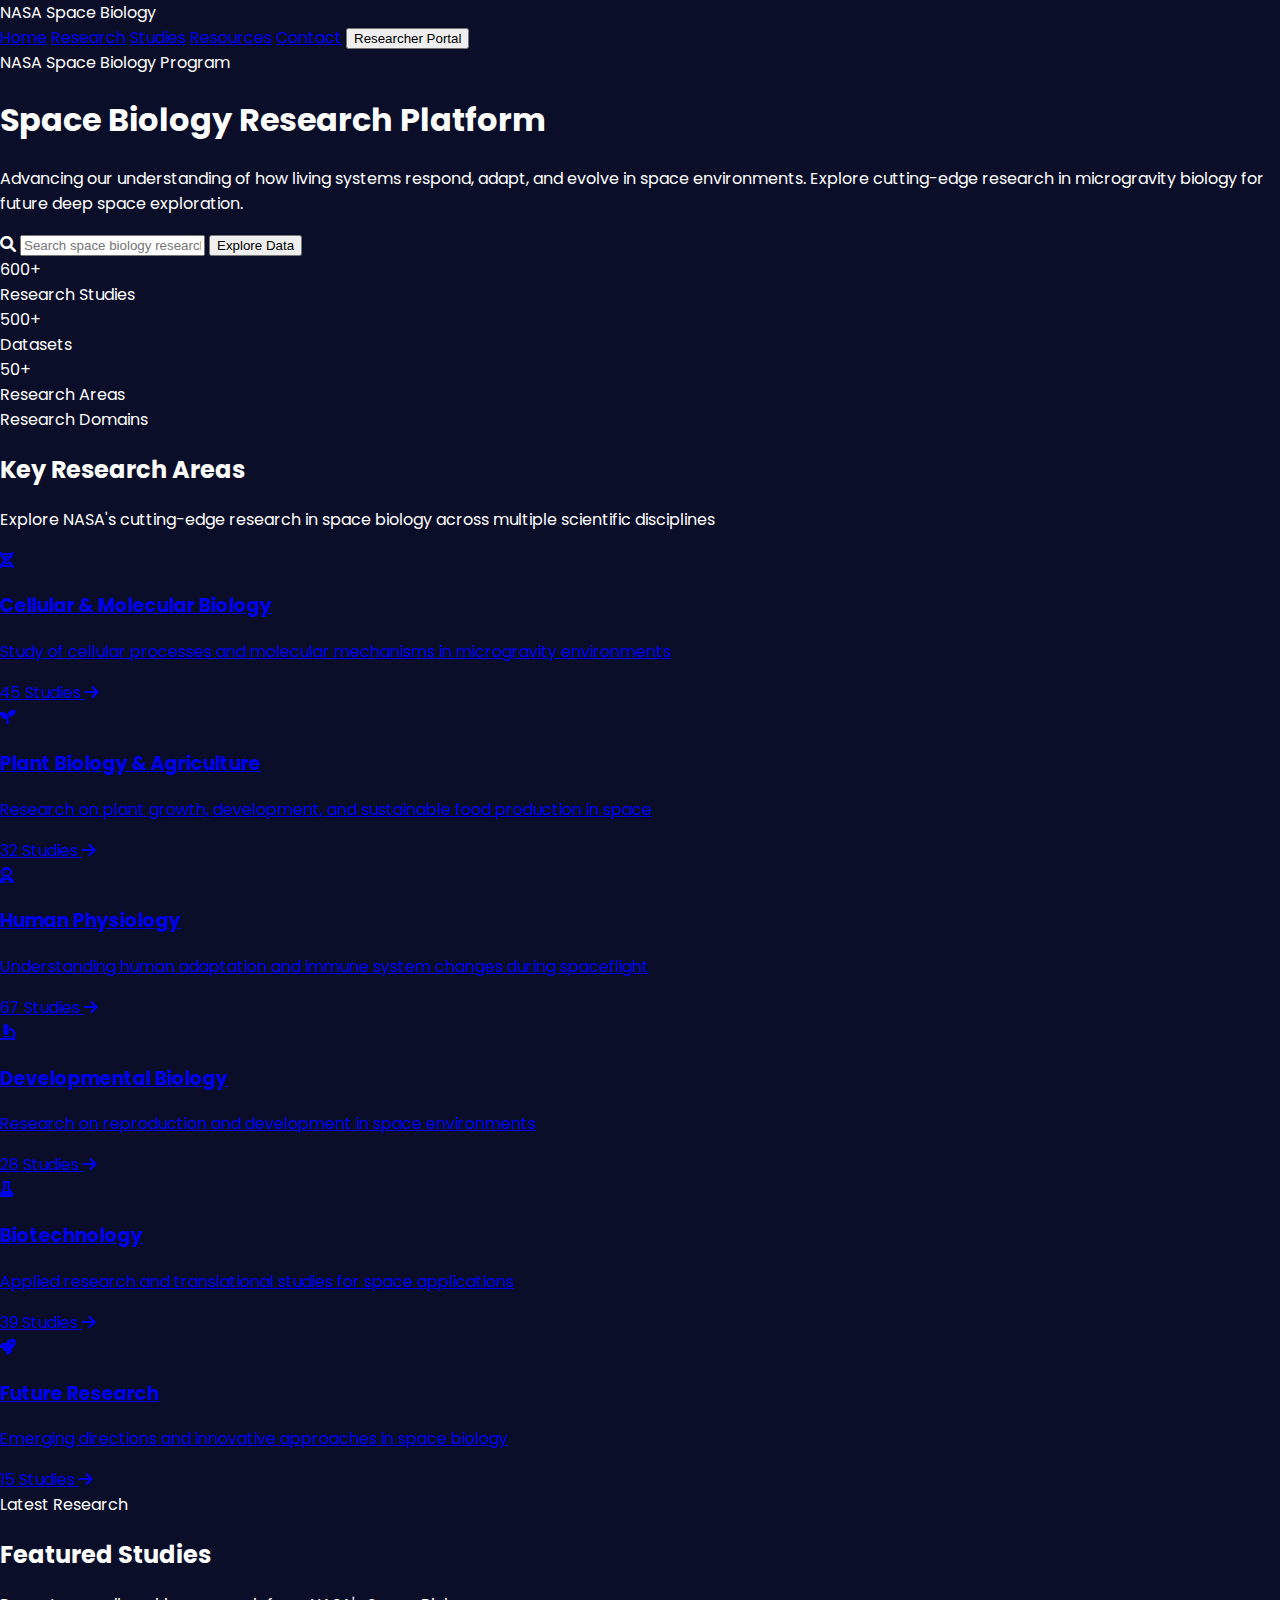
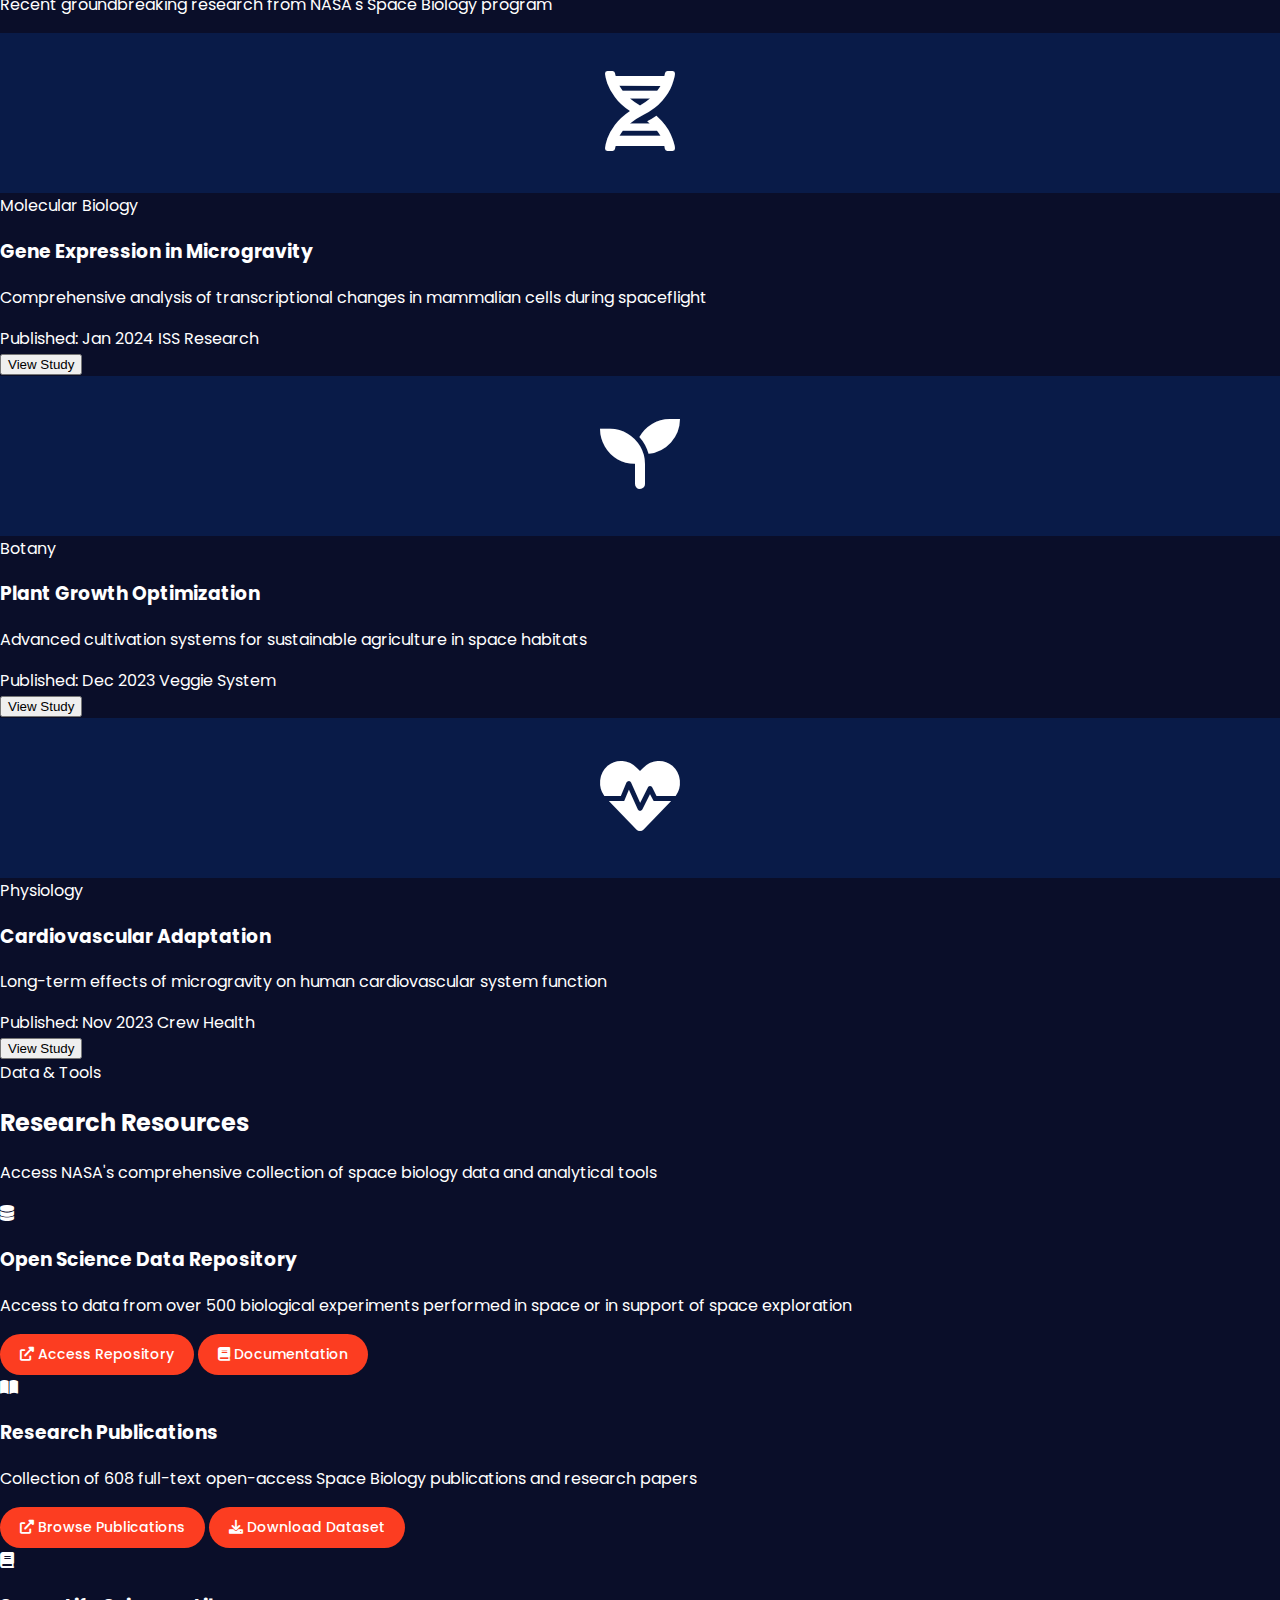
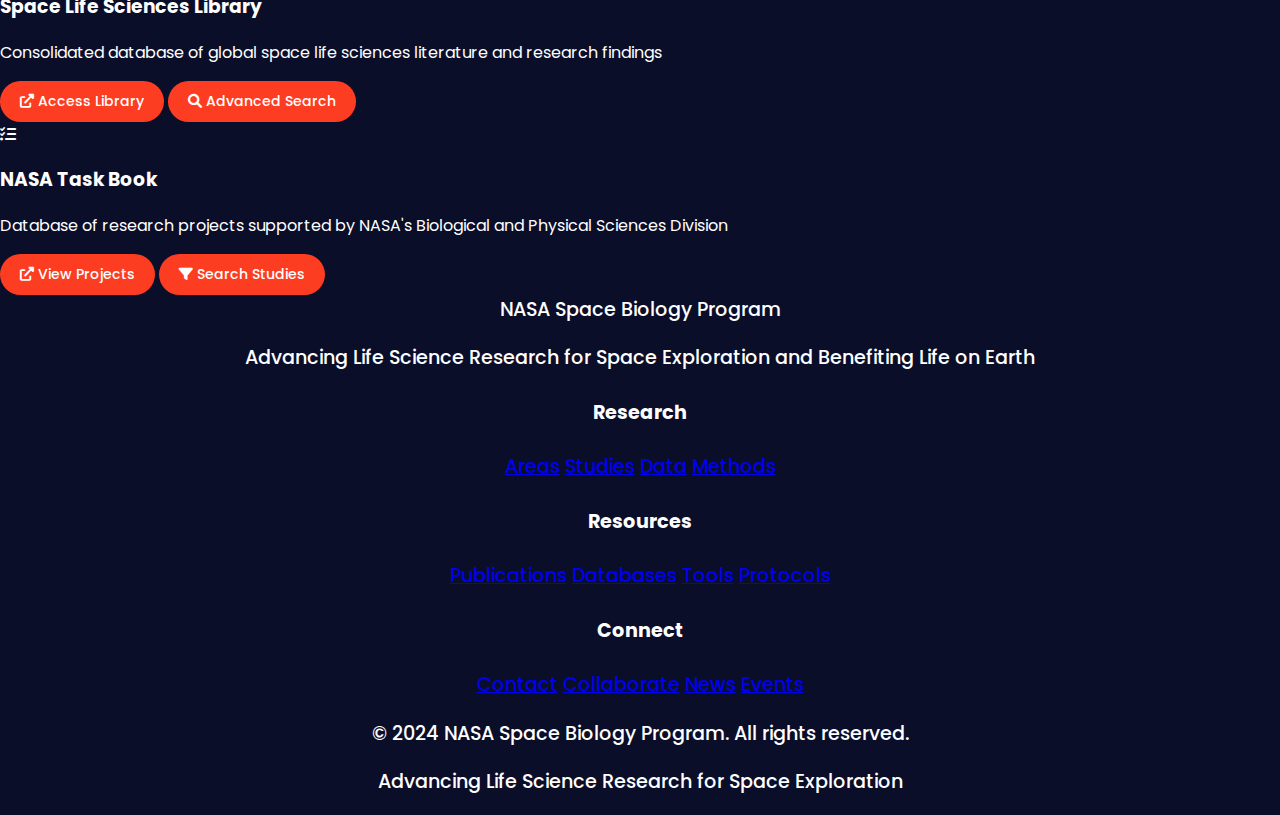
<file: index.html>
<!DOCTYPE html>
<html lang="en">
<head>
    <meta charset="UTF-8">
    <meta name="viewport" content="width=device-width, initial-scale=1.0">
    <link href="https://fonts.googleapis.com/css2?family=Poppins:wght@300;400;500;600;700&display=swap" rel="stylesheet">
    <link rel="stylesheet" href="https://cdnjs.cloudflare.com/ajax/libs/font-awesome/6.0.0/css/all.min.css">
    <link rel="stylesheet" href="style.css">
    <title>NASA Space Biology - Research Platform</title>
</head>
<body>
    <!-- HEADER -->
    <nav class="navbar">
        <div class="nav-container">
            <div class="nav-logo">
                <div class="nasa-brand">
                    <span class="nasa-text">NASA</span>
                    <span class="division">Space Biology</span>
                </div>
            </div>
            <div class="nav-menu">
                <a href="index.html" class="nav-link active">Home</a>
                <a href="#research" class="nav-link">Research</a>
                <a href="#studies" class="nav-link">Studies</a>
                <a href="#resources" class="nav-link">Resources</a>
                <a href="contactUs.html" class="nav-link">Contact</a>
                <button class="nav-btn">Researcher Portal</button>
            </div>
        </div>
    </nav>

    <!-- HERO SECTION -->
    <section class="hero">
        <div class="hero-container">
            <div class="hero-content">
                <div class="hero-badge">NASA Space Biology Program</div>
                <h1 class="hero-title">Space Biology Research Platform</h1>
                <p class="hero-description">
                    Advancing our understanding of how living systems respond, adapt, 
                    and evolve in space environments. Explore cutting-edge research 
                    in microgravity biology for future deep space exploration.
                </p>
                <div class="hero-search">
                    <div class="search-container">
                        <i class="fas fa-search"></i>
                        <input type="text" placeholder="Search space biology research, data, publications...">
                        <button class="search-btn">Explore Data</button>
                    </div>
                </div>
                <div class="hero-stats">
                    <div class="stat">
                        <div class="stat-number">600+</div>
                        <div class="stat-label">Research Studies</div>
                    </div>
                    <div class="stat">
                        <div class="stat-number">500+</div>
                        <div class="stat-label">Datasets</div>
                    </div>
                    <div class="stat">
                        <div class="stat-number">50+</div>
                        <div class="stat-label">Research Areas</div>
                    </div>
                </div>
            </div>
            <div class="hero-visual">
                <div class="science-graphic">
                    <div class="molecule"></div>
                    <div class="orbit"></div>
                    <div class="cell"></div>
                </div>
            </div>
        </div>
    </section>

    <!-- RESEARCH AREAS -->
    <section class="research-section" id="research">
        <div class="container">
            <div class="section-header">
                <span class="section-label">Research Domains</span>
                <h2 class="section-title">Key Research Areas</h2>
                <p class="section-description">
                    Explore NASA's cutting-edge research in space biology across multiple scientific disciplines
                </p>
            </div>
            <div class="research-grid">
                <a href="cellular-biology.html" class="research-card">
                    <div class="card-icon">
                        <i class="fas fa-dna"></i>
                    </div>
                    <h3>Cellular & Molecular Biology</h3>
                    <p>Study of cellular processes and molecular mechanisms in microgravity environments</p>
                    <div class="card-footer">
                        <span class="research-count">45 Studies</span>
                        <i class="fas fa-arrow-right"></i>
                    </div>
                </a>

                <a href="plant-biology.html" class="research-card">
                    <div class="card-icon">
                        <i class="fas fa-seedling"></i>
                    </div>
                    <h3>Plant Biology & Agriculture</h3>
                    <p>Research on plant growth, development, and sustainable food production in space</p>
                    <div class="card-footer">
                        <span class="research-count">32 Studies</span>
                        <i class="fas fa-arrow-right"></i>
                    </div>
                </a>

                <a href="space-physiology.html" class="research-card">
                    <div class="card-icon">
                        <i class="fas fa-user-astronaut"></i>
                    </div>
                    <h3>Human Physiology</h3>
                    <p>Understanding human adaptation and immune system changes during spaceflight</p>
                    <div class="card-footer">
                        <span class="research-count">67 Studies</span>
                        <i class="fas fa-arrow-right"></i>
                    </div>
                </a>

                <a href="developmental-biology.html" class="research-card">
                    <div class="card-icon">
                        <i class="fas fa-microscope"></i>
                    </div>
                    <h3>Developmental Biology</h3>
                    <p>Research on reproduction and development in space environments</p>
                    <div class="card-footer">
                        <span class="research-count">28 Studies</span>
                        <i class="fas fa-arrow-right"></i>
                    </div>
                </a>

                <a href="biotechnology.html" class="research-card">
                    <div class="card-icon">
                        <i class="fas fa-flask"></i>
                    </div>
                    <h3>Biotechnology</h3>
                    <p>Applied research and translational studies for space applications</p>
                    <div class="card-footer">
                        <span class="research-count">39 Studies</span>
                        <i class="fas fa-arrow-right"></i>
                    </div>
                </a>

                <a href="future-directions.html" class="research-card">
                    <div class="card-icon">
                        <i class="fas fa-rocket"></i>
                    </div>
                    <h3>Future Research</h3>
                    <p>Emerging directions and innovative approaches in space biology</p>
                    <div class="card-footer">
                        <span class="research-count">15 Studies</span>
                        <i class="fas fa-arrow-right"></i>
                    </div>
                </a>
            </div>
        </div>
    </section>

    <!-- FEATURED STUDIES -->
    <section class="studies-section" id="studies">
        <div class="container">
            <div class="section-header">
                <span class="section-label">Latest Research</span>
                <h2 class="section-title">Featured Studies</h2>
                <p class="section-description">
                    Recent groundbreaking research from NASA's Space Biology program
                </p>
            </div>
            <div class="studies-grid">
                <div class="study-card">
                    <div class="study-image">
                        <i class="fas fa-dna"></i>
                    </div>
                    <div class="study-content">
                        <span class="study-category">Molecular Biology</span>
                        <h3>Gene Expression in Microgravity</h3>
                        <p>Comprehensive analysis of transcriptional changes in mammalian cells during spaceflight</p>
                        <div class="study-meta">
                            <span class="date">Published: Jan 2024</span>
                            <span class="authors">ISS Research</span>
                        </div>
                        <button class="study-btn">View Study</button>
                    </div>
                </div>

                <div class="study-card">
                    <div class="study-image">
                        <i class="fas fa-seedling"></i>
                    </div>
                    <div class="study-content">
                        <span class="study-category">Botany</span>
                        <h3>Plant Growth Optimization</h3>
                        <p>Advanced cultivation systems for sustainable agriculture in space habitats</p>
                        <div class="study-meta">
                            <span class="date">Published: Dec 2023</span>
                            <span class="authors">Veggie System</span>
                        </div>
                        <button class="study-btn">View Study</button>
                    </div>
                </div>

                <div class="study-card">
                    <div class="study-image">
                        <i class="fas fa-heartbeat"></i>
                    </div>
                    <div class="study-content">
                        <span class="study-category">Physiology</span>
                        <h3>Cardiovascular Adaptation</h3>
                        <p>Long-term effects of microgravity on human cardiovascular system function</p>
                        <div class="study-meta">
                            <span class="date">Published: Nov 2023</span>
                            <span class="authors">Crew Health</span>
                        </div>
                        <button class="study-btn">View Study</button>
                    </div>
                </div>
            </div>
        </div>
    </section>

    <!-- RESOURCES SECTION -->
    <section class="resources-section" id="resources">
        <div class="container">
            <div class="section-header">
                <span class="section-label">Data & Tools</span>
                <h2 class="section-title">Research Resources</h2>
                <p class="section-description">
                    Access NASA's comprehensive collection of space biology data and analytical tools
                </p>
            </div>
            <div class="resources-grid">
                <div class="resource-card">
                    <div class="resource-header">
                        <i class="fas fa-database"></i>
                        <h3>Open Science Data Repository</h3>
                    </div>
                    <p>Access to data from over 500 biological experiments performed in space or in support of space exploration</p>
                    <div class="resource-links">
                        <a href="https://osdr.nasa.gov/bio" class="resource-link" target="_blank">
                            <i class="fas fa-external-link-alt"></i>
                            Access Repository
                        </a>
                        <a href="https://osdr.nasa.gov/docs" class="resource-link" target="_blank">
                            <i class="fas fa-book"></i>
                            Documentation
                        </a>
                    </div>
                </div>

                <div class="resource-card">
                    <div class="resource-header">
                        <i class="fas fa-book-open"></i>
                        <h3>Research Publications</h3>
                    </div>
                    <p>Collection of 608 full-text open-access Space Biology publications and research papers</p>
                    <div class="resource-links">
                        <a href="https://www.nasa.gov/space-biology-publications" class="resource-link" target="_blank">
                            <i class="fas fa-external-link-alt"></i>
                            Browse Publications
                        </a>
                        <a href="https://www.nasa.gov/space-biology-publications-csv" class="resource-link" target="_blank">
                            <i class="fas fa-download"></i>
                            Download Dataset
                        </a>
                    </div>
                </div>

                <div class="resource-card">
                    <div class="resource-header">
                        <i class="fas fa-book"></i>
                        <h3>Space Life Sciences Library</h3>
                    </div>
                    <p>Consolidated database of global space life sciences literature and research findings</p>
                    <div class="resource-links">
                        <a href="https://www.nasa.gov/space-life-sciences-library" class="resource-link" target="_blank">
                            <i class="fas fa-external-link-alt"></i>
                            Access Library
                        </a>
                        <a href="https://www.nasa.gov/space-life-sciences-library-search" class="resource-link" target="_blank">
                            <i class="fas fa-search"></i>
                            Advanced Search
                        </a>
                    </div>
                </div>

                <div class="resource-card">
                    <div class="resource-header">
                        <i class="fas fa-tasks"></i>
                        <h3>NASA Task Book</h3>
                    </div>
                    <p>Database of research projects supported by NASA's Biological and Physical Sciences Division</p>
                    <div class="resource-links">
                        <a href="https://taskbook.nasaprs.com" class="resource-link" target="_blank">
                            <i class="fas fa-external-link-alt"></i>
                            View Projects
                        </a>
                        <a href="https://taskbook.nasaprs.com/search" class="resource-link" target="_blank">
                            <i class="fas fa-filter"></i>
                            Search Studies
                        </a>
                    </div>
                </div>
            </div>
        </div>
    </section>

    <!-- FOOTER -->
    <footer class="footer">
        <div class="container">
            <div class="footer-content">
                <div class="footer-brand">
                    <div class="nasa-brand">
                        <span class="nasa-text">NASA</span>
                        <span class="division">Space Biology Program</span>
                    </div>
                    <p class="footer-description">
                        Advancing Life Science Research for Space Exploration and Benefiting Life on Earth
                    </p>
                </div>
                <div class="footer-links">
                    <div class="footer-column">
                        <h4>Research</h4>
                        <a href="#research">Areas</a>
                        <a href="#studies">Studies</a>
                        <a href="#resources">Data</a>
                        <a href="#">Methods</a>
                    </div>
                    <div class="footer-column">
                        <h4>Resources</h4>
                        <a href="#">Publications</a>
                        <a href="#">Databases</a>
                        <a href="#">Tools</a>
                        <a href="#">Protocols</a>
                    </div>
                    <div class="footer-column">
                        <h4>Connect</h4>
                        <a href="contactUs.html">Contact</a>
                        <a href="#">Collaborate</a>
                        <a href="#">News</a>
                        <a href="#">Events</a>
                    </div>
                </div>
            </div>
            <div class="footer-bottom">
                <p>&copy; 2024 NASA Space Biology Program. All rights reserved.</p>
                <p>Advancing Life Science Research for Space Exploration</p>
            </div>
        </div>
    </footer>
</body>
</html>
</file>
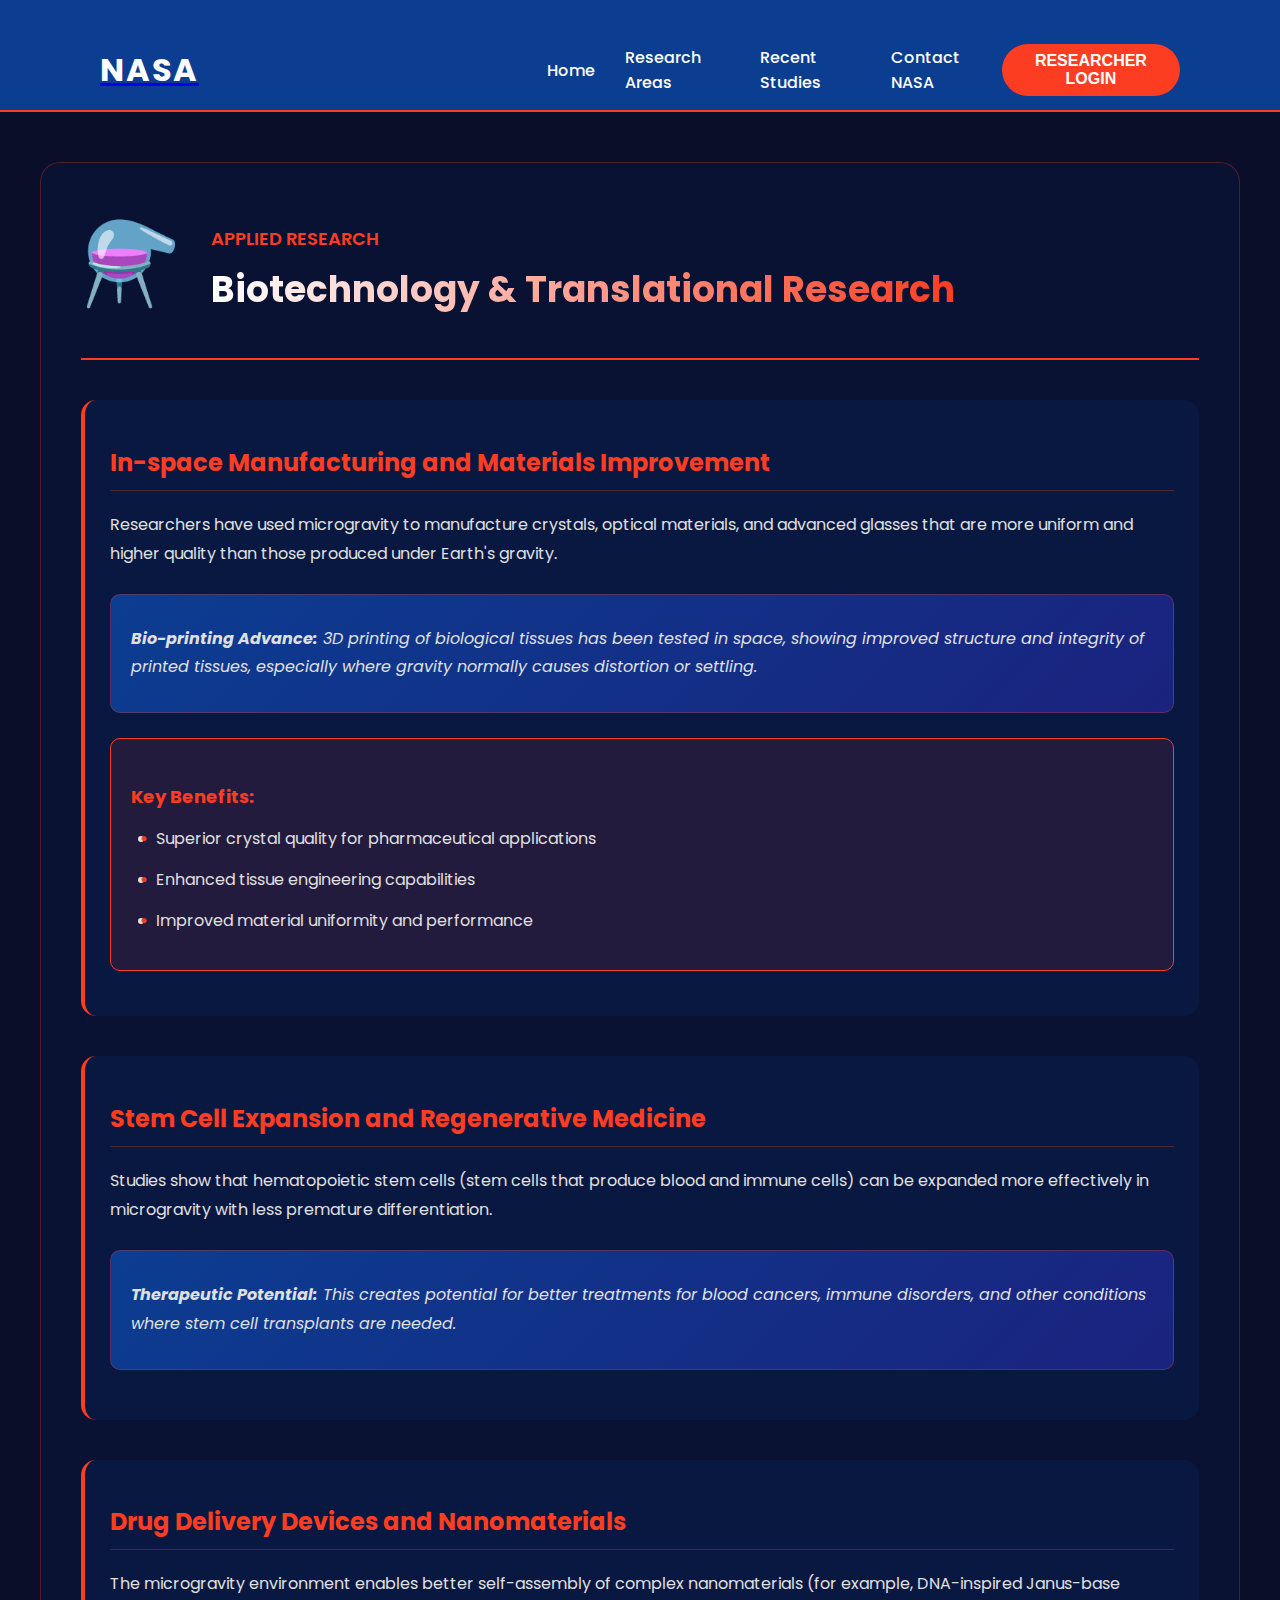
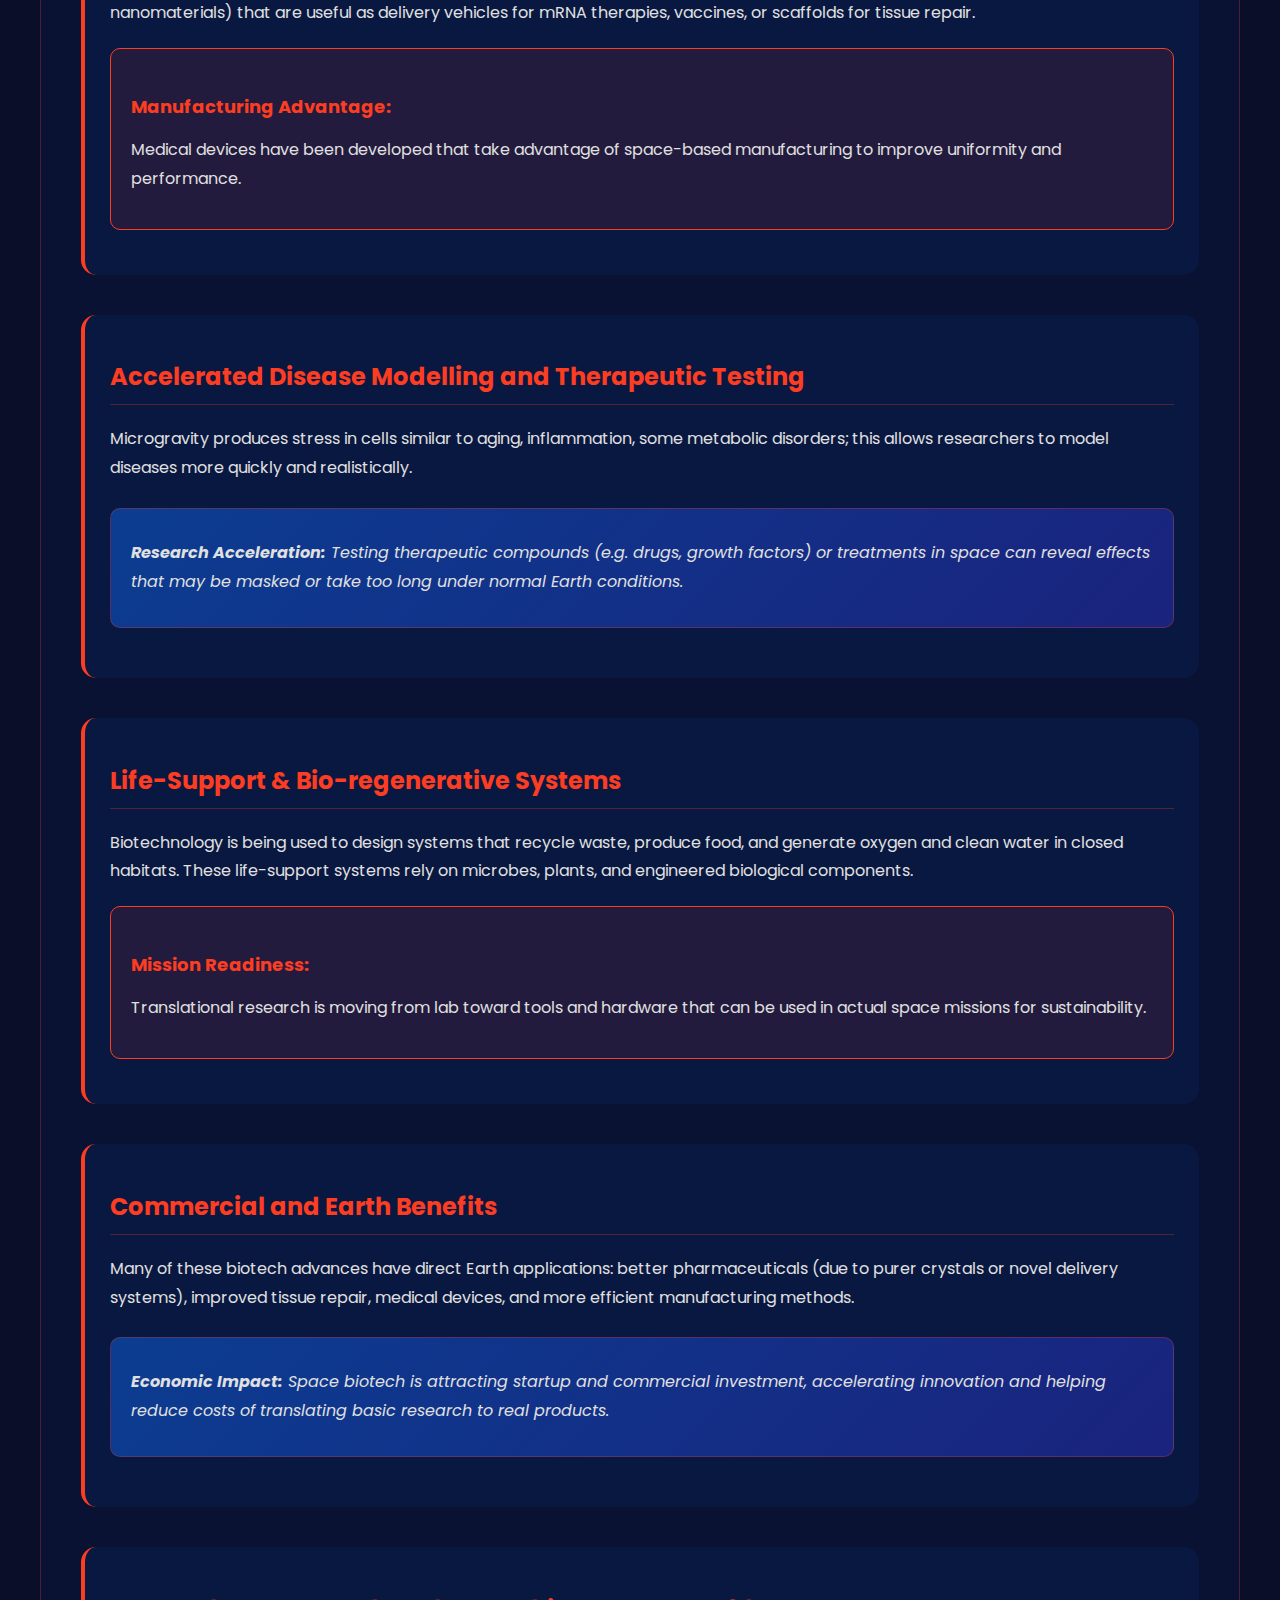
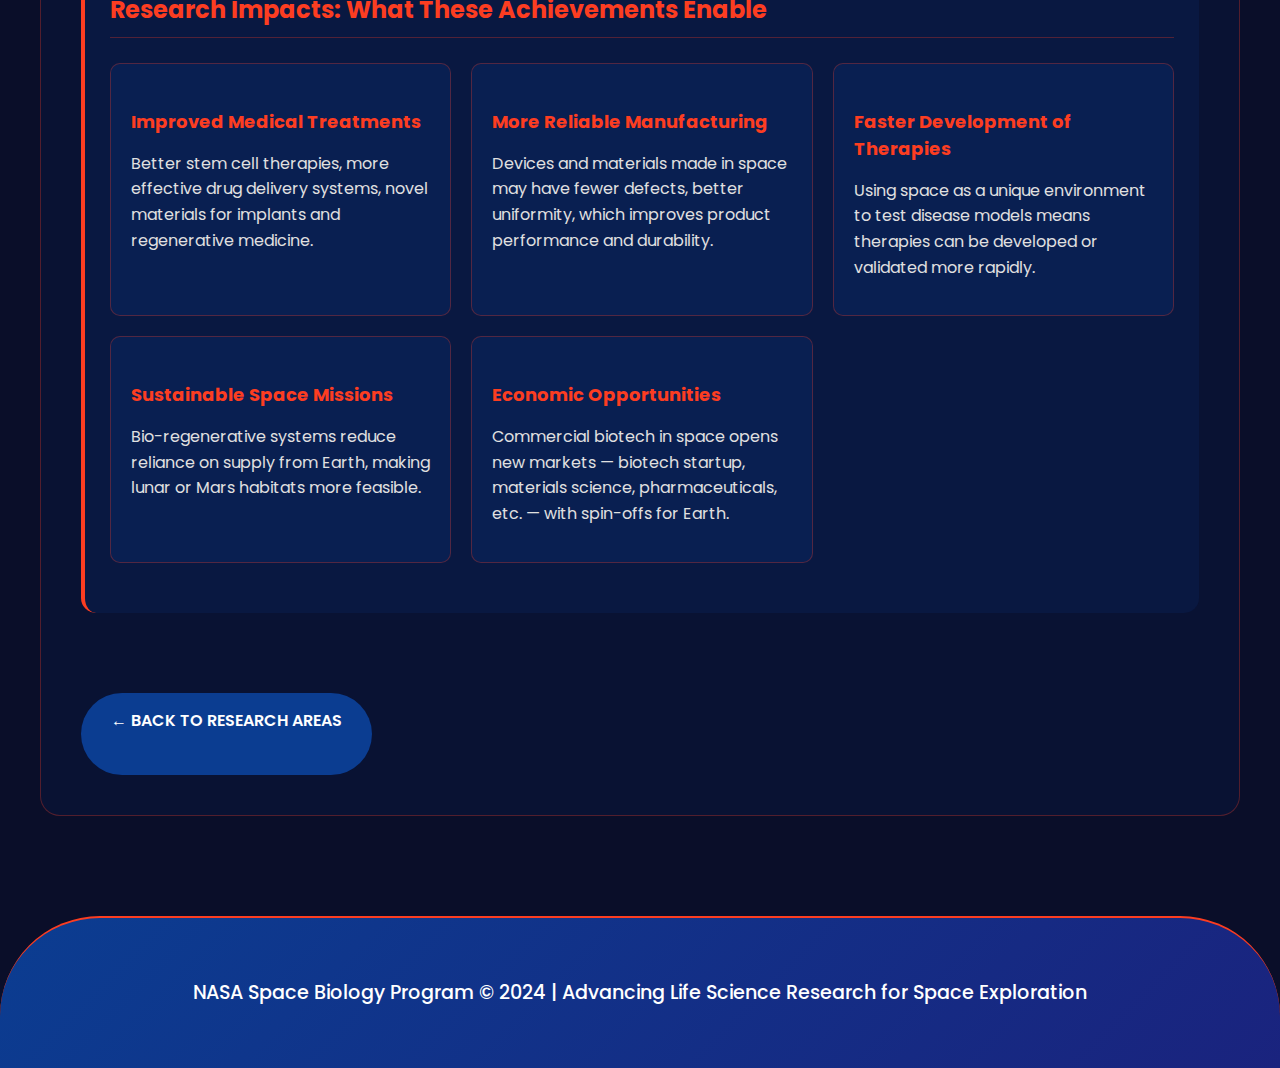
<file: biotechnology.html>
<!DOCTYPE html>
<html lang="en">
<head>
    <meta charset="UTF-8">
    <meta name="viewport" content="width=device-width, initial-scale=1.0">
    <link
      href="https://fonts.googleapis.com/css2?family=Poppins:wght@300;400;500;600;700&display=swap"
      rel="stylesheet"
    />
    <link rel="stylesheet" href="style.css">
    <title>Biotechnology & Translational Research - NASA Space Biology</title>
    <style>
        .researchDetailContainer {
            max-width: 1200px;
            margin: 50px auto;
            padding: 0 20px;
        }

        .researchDetail {
            background: rgba(11, 61, 145, 0.1);
            border-radius: 20px;
            padding: 40px;
            border: 1px solid rgba(252, 61, 33, 0.3);
        }

        .researchHeader {
            display: flex;
            align-items: center;
            margin-bottom: 40px;
            border-bottom: 2px solid #FC3D21;
            padding-bottom: 20px;
        }

        .research-icon.large {
            font-size: 80px;
            margin-right: 30px;
        }

        .researchTitle .category {
            color: #FC3D21;
            font-weight: 600;
            text-transform: uppercase;
            font-size: 18px;
        }

        .researchTitle h1 {
            margin: 10px 0 0 0;
            font-size: 36px;
            background: linear-gradient(90deg, #fff, #FC3D21);
            -webkit-background-clip: text;
            -webkit-text-fill-color: transparent;
        }

        .contentSection {
            margin-bottom: 40px;
            padding: 25px;
            background: rgba(11, 61, 145, 0.15);
            border-radius: 15px;
            border-left: 4px solid #FC3D21;
        }

        .contentSection h2 {
            color: #FC3D21;
            margin-bottom: 20px;
            font-size: 24px;
            border-bottom: 1px solid rgba(252, 61, 33, 0.3);
            padding-bottom: 10px;
        }

        .contentSection h3 {
            color: #fff;
            margin: 25px 0 15px 0;
            font-size: 20px;
        }

        .contentSection p {
            line-height: 1.8;
            color: #e0e0e0;
            font-size: 16px;
            margin-bottom: 15px;
        }

        .contentSection ul {
            color: #e0e0e0;
            line-height: 1.8;
            padding-left: 25px;
            margin: 15px 0;
        }

        .contentSection li {
            margin-bottom: 12px;
            position: relative;
        }

        .contentSection li:before {
            content: "•";
            color: #FC3D21;
            font-weight: bold;
            display: inline-block;
            width: 1em;
            margin-left: -1em;
        }

        .impact-box {
            background: rgba(252, 61, 33, 0.1);
            border: 1px solid #FC3D21;
            border-radius: 10px;
            padding: 20px;
            margin: 20px 0;
        }

        .impact-box h4 {
            color: #FC3D21;
            margin-bottom: 15px;
            font-size: 18px;
        }

        .data-highlight {
            background: linear-gradient(135deg, #0B3D91, #1a237e);
            border-radius: 10px;
            padding: 20px;
            margin: 25px 0;
            border: 1px solid rgba(252, 61, 33, 0.3);
        }

        .data-highlight p {
            margin: 10px 0;
            font-style: italic;
        }

        .application-grid {
            display: grid;
            grid-template-columns: repeat(auto-fit, minmax(300px, 1fr));
            gap: 20px;
            margin: 25px 0;
        }

        .application-card {
            background: rgba(11, 61, 145, 0.2);
            border-radius: 10px;
            padding: 20px;
            border: 1px solid rgba(252, 61, 33, 0.3);
            transition: all 0.3s ease;
        }

        .application-card:hover {
            transform: translateY(-5px);
            box-shadow: 0 10px 20px rgba(252, 61, 33, 0.2);
            border-color: #FC3D21;
        }

        .application-card h4 {
            color: #FC3D21;
            margin-bottom: 15px;
            font-size: 18px;
        }

        .application-card p {
            color: #e0e0e0;
            line-height: 1.6;
        }

        .implications-table {
            width: 100%;
            border-collapse: collapse;
            margin: 25px 0;
            background: rgba(11, 61, 145, 0.2);
            border-radius: 10px;
            overflow: hidden;
        }

        .implications-table th {
            background-color: #FC3D21;
            color: white;
            padding: 15px;
            text-align: left;
            font-weight: 600;
        }

        .implications-table td {
            padding: 15px;
            border-bottom: 1px solid rgba(252, 61, 33, 0.3);
            color: #e0e0e0;
            line-height: 1.6;
        }

        .implications-table tr:last-child td {
            border-bottom: none;
        }

        .implications-table tr:hover {
            background: rgba(252, 61, 33, 0.1);
        }

        .back-btn {
            margin-top: 40px;
            background-color: #0B3D91;
            text-decoration: none;
            display: inline-block;
            padding: 15px 30px;
            border-radius: 50px;
            font-weight: 600;
            font-size: medium;
            text-transform: uppercase;
            transition: .3s;
        }

        .back-btn:hover {
            background-color: #1A56C7;
            transform: translateY(-2px);
        }

        @media (max-width: 768px) {
            .researchHeader {
                flex-direction: column;
                text-align: center;
            }
            
            .research-icon.large {
                margin-right: 0;
                margin-bottom: 20px;
            }
            
            .researchDetail {
                padding: 20px;
            }
            
            .contentSection {
                padding: 15px;
            }
            
            .application-grid {
                grid-template-columns: 1fr;
            }
            
            .implications-table {
                display: block;
                overflow-x: auto;
            }
        }
    </style>
</head>
<body>

    <!-- HEADER -->
    <div class="headerContainer">
        <div class="header">
            <a href="index.html" class="logo">
                <div class="nasa-logo">NASA</div>
            </a>
            <div class="headerLinks">
                <a href="index.html">Home</a>
                <a href="index.html#research">Research Areas</a>
                <a href="index.html#studies">Recent Studies</a>
                <a href="contactUs.html">Contact NASA</a>
                <button class="btn">Researcher Login</button>
            </div>
        </div>
    </div>

    <!-- RESEARCH DETAIL PAGE -->
    <div class="researchDetailContainer">
        <div class="researchDetail">
            <div class="researchHeader">
                <div class="research-icon large">⚗️</div>
                <div class="researchTitle">
                    <span class="category">Applied Research</span>
                    <h1>Biotechnology & Translational Research</h1>
                </div>
            </div>

            <div class="researchContent">
                <!-- Section 1 -->
                <div class="contentSection">
                    <h2>In-space Manufacturing and Materials Improvement</h2>
                    <p>Researchers have used microgravity to manufacture crystals, optical materials, and advanced glasses that are more uniform and higher quality than those produced under Earth's gravity.</p>
                    
                    <div class="data-highlight">
                        <p><strong>Bio-printing Advance:</strong> 3D printing of biological tissues has been tested in space, showing improved structure and integrity of printed tissues, especially where gravity normally causes distortion or settling.</p>
                    </div>
                    
                    <div class="impact-box">
                        <h4>Key Benefits:</h4>
                        <ul>
                            <li>Superior crystal quality for pharmaceutical applications</li>
                            <li>Enhanced tissue engineering capabilities</li>
                            <li>Improved material uniformity and performance</li>
                        </ul>
                    </div>
                </div>

                <!-- Section 2 -->
                <div class="contentSection">
                    <h2>Stem Cell Expansion and Regenerative Medicine</h2>
                    <p>Studies show that hematopoietic stem cells (stem cells that produce blood and immune cells) can be expanded more effectively in microgravity with less premature differentiation.</p>
                    
                    <div class="data-highlight">
                        <p><strong>Therapeutic Potential:</strong> This creates potential for better treatments for blood cancers, immune disorders, and other conditions where stem cell transplants are needed.</p>
                    </div>
                </div>

                <!-- Section 3 -->
                <div class="contentSection">
                    <h2>Drug Delivery Devices and Nanomaterials</h2>
                    <p>The microgravity environment enables better self-assembly of complex nanomaterials (for example, DNA-inspired Janus-base nanomaterials) that are useful as delivery vehicles for mRNA therapies, vaccines, or scaffolds for tissue repair.</p>
                    
                    <div class="impact-box">
                        <h4>Manufacturing Advantage:</h4>
                        <p>Medical devices have been developed that take advantage of space-based manufacturing to improve uniformity and performance.</p>
                    </div>
                </div>

                <!-- Section 4 -->
                <div class="contentSection">
                    <h2>Accelerated Disease Modelling and Therapeutic Testing</h2>
                    <p>Microgravity produces stress in cells similar to aging, inflammation, some metabolic disorders; this allows researchers to model diseases more quickly and realistically.</p>
                    
                    <div class="data-highlight">
                        <p><strong>Research Acceleration:</strong> Testing therapeutic compounds (e.g. drugs, growth factors) or treatments in space can reveal effects that may be masked or take too long under normal Earth conditions.</p>
                    </div>
                </div>

                <!-- Section 5 -->
                <div class="contentSection">
                    <h2>Life-Support & Bio-regenerative Systems</h2>
                    <p>Biotechnology is being used to design systems that recycle waste, produce food, and generate oxygen and clean water in closed habitats. These life-support systems rely on microbes, plants, and engineered biological components.</p>
                    
                    <div class="impact-box">
                        <h4>Mission Readiness:</h4>
                        <p>Translational research is moving from lab toward tools and hardware that can be used in actual space missions for sustainability.</p>
                    </div>
                </div>

                <!-- Section 6 -->
                <div class="contentSection">
                    <h2>Commercial and Earth Benefits</h2>
                    <p>Many of these biotech advances have direct Earth applications: better pharmaceuticals (due to purer crystals or novel delivery systems), improved tissue repair, medical devices, and more efficient manufacturing methods.</p>
                    
                    <div class="data-highlight">
                        <p><strong>Economic Impact:</strong> Space biotech is attracting startup and commercial investment, accelerating innovation and helping reduce costs of translating basic research to real products.</p>
                    </div>
                </div>

                <!-- Section 7 -->
                <div class="contentSection">
                    <h2>Research Impacts: What These Achievements Enable</h2>
                    
                    <div class="application-grid">
                        <div class="application-card">
                            <h4>Improved Medical Treatments</h4>
                            <p>Better stem cell therapies, more effective drug delivery systems, novel materials for implants and regenerative medicine.</p>
                        </div>
                        <div class="application-card">
                            <h4>More Reliable Manufacturing</h4>
                            <p>Devices and materials made in space may have fewer defects, better uniformity, which improves product performance and durability.</p>
                        </div>
                        <div class="application-card">
                            <h4>Faster Development of Therapies</h4>
                            <p>Using space as a unique environment to test disease models means therapies can be developed or validated more rapidly.</p>
                        </div>
                        <div class="application-card">
                            <h4>Sustainable Space Missions</h4>
                            <p>Bio-regenerative systems reduce reliance on supply from Earth, making lunar or Mars habitats more feasible.</p>
                        </div>
                        <div class="application-card">
                            <h4>Economic Opportunities</h4>
                            <p>Commercial biotech in space opens new markets — biotech startup, materials science, pharmaceuticals, etc. — with spin-offs for Earth.</p>
                        </div>
                    </div>
                </div>

                <a href="index.html#research" class="btn back-btn">← Back to Research Areas</a>
            </div>
        </div>
    </div>

    <!-- FOOTER  -->
    <div class="footerContainer">
        <div class="footer">
            NASA Space Biology Program &copy; 2024 | Advancing Life Science Research for Space Exploration
        </div>
    </div>
</body>
</html>
</file>
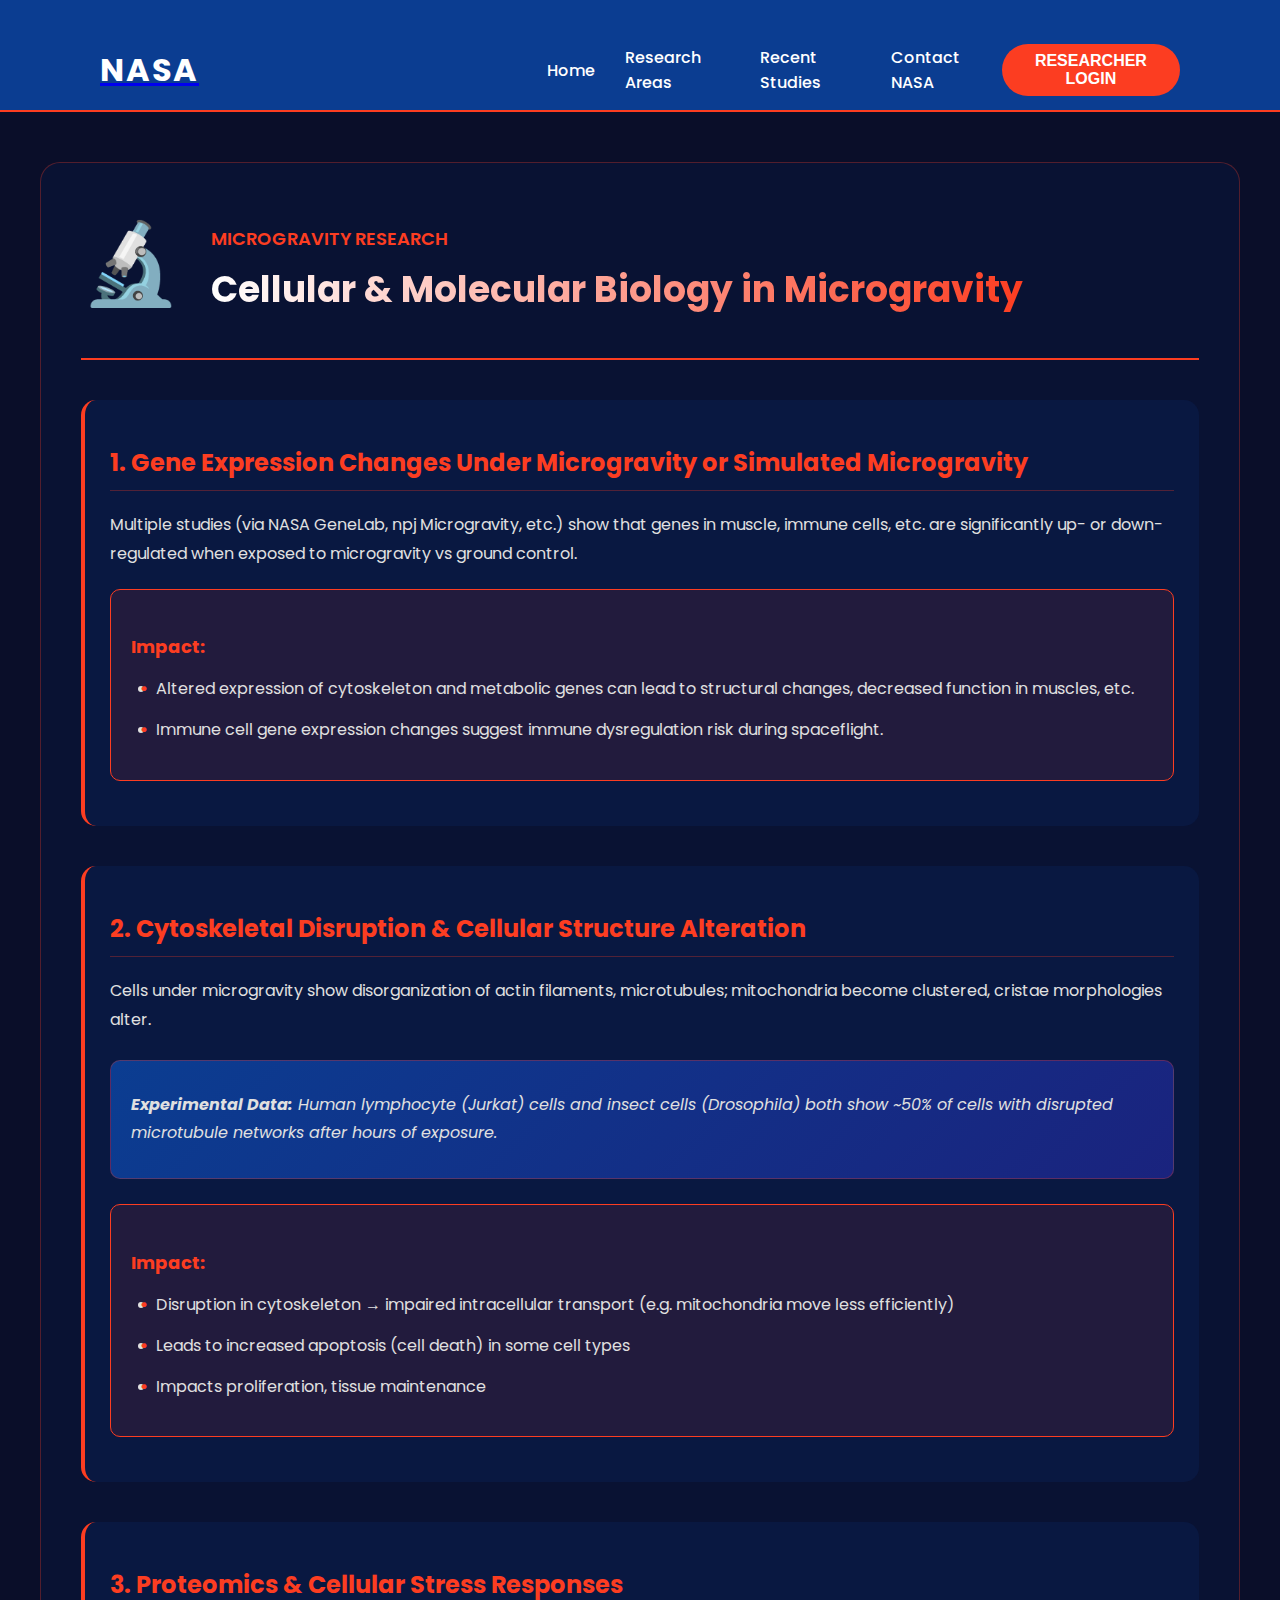
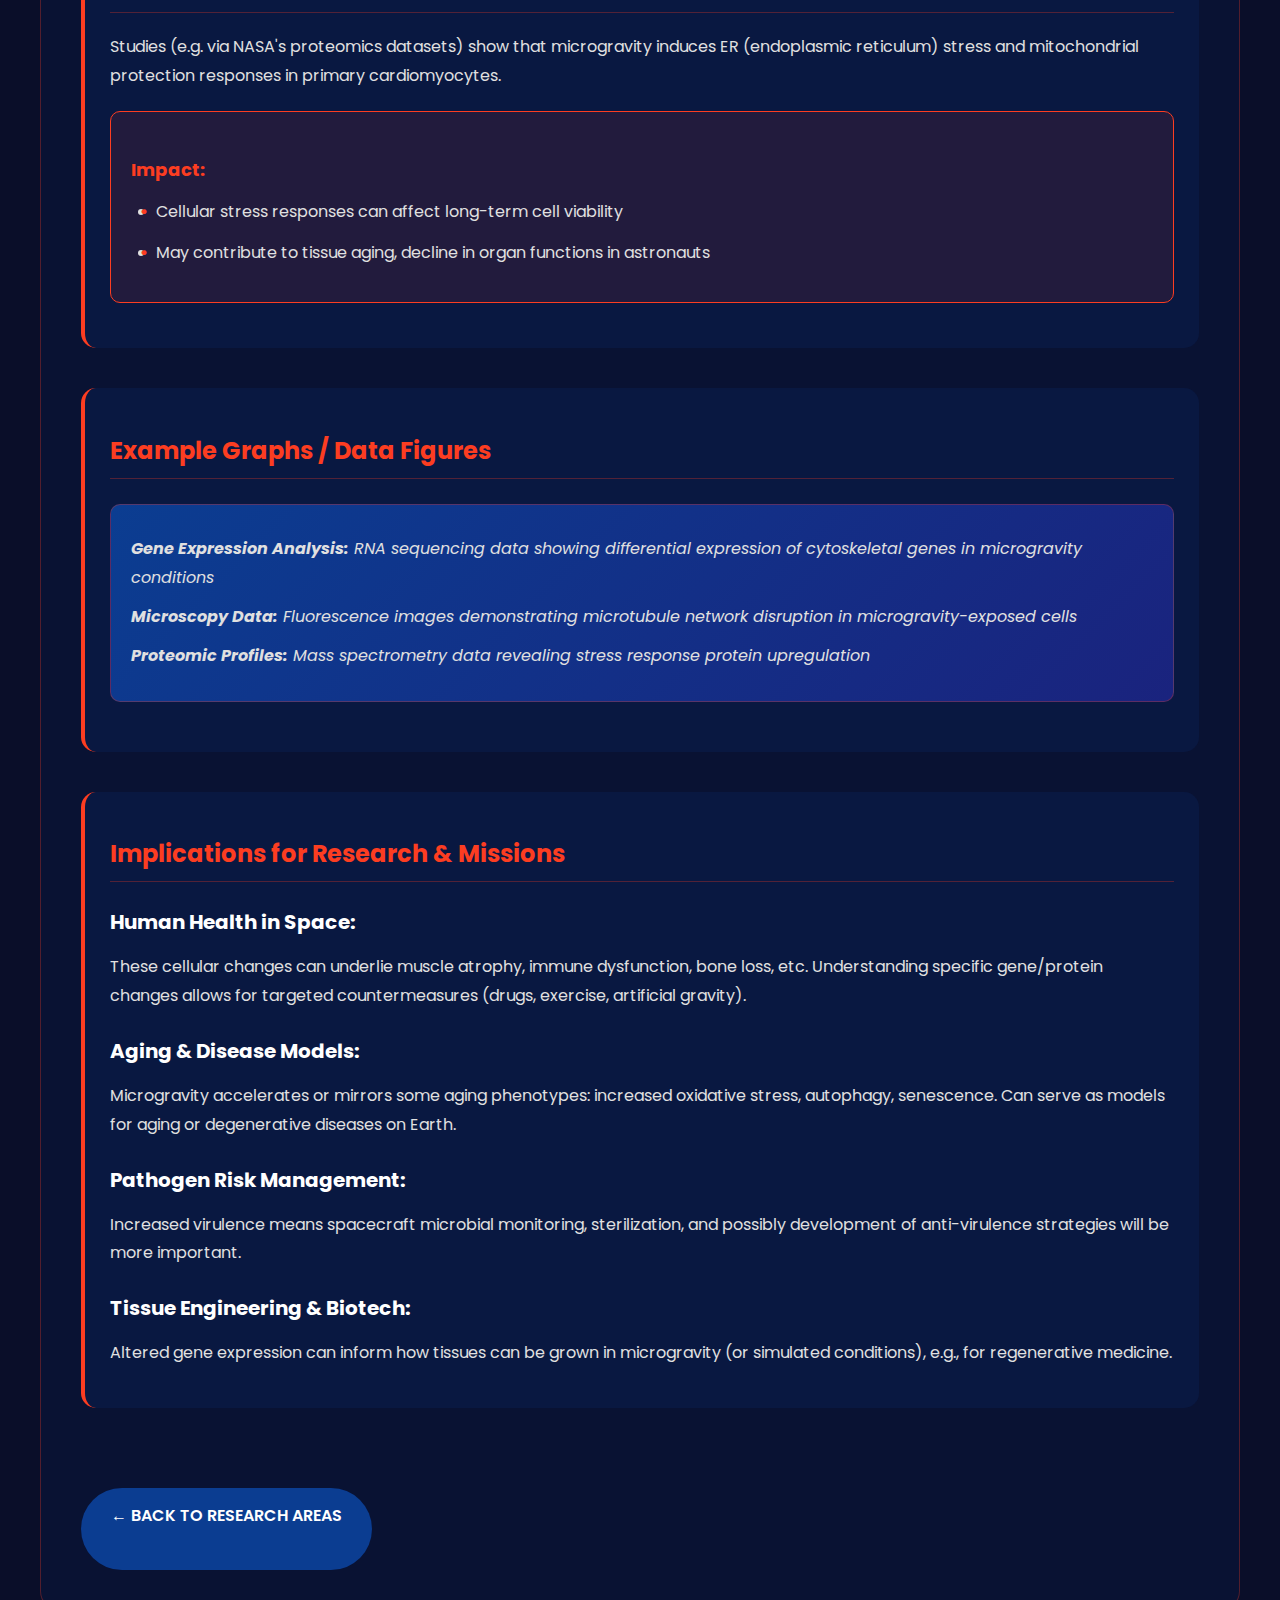
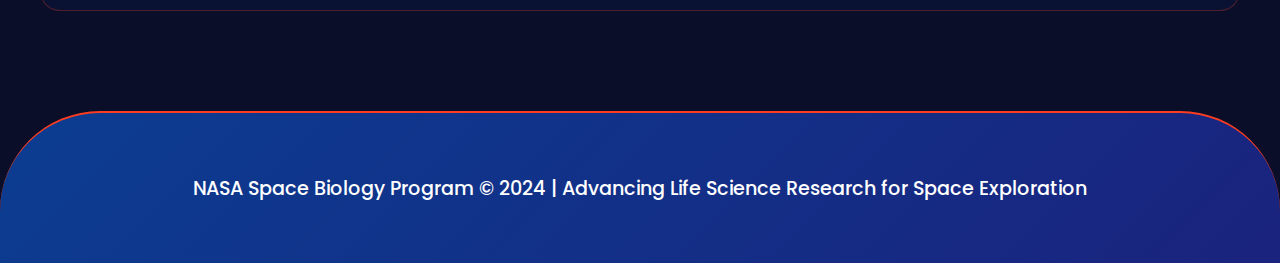
<file: cellular-biology.html>
<!DOCTYPE html>
<html lang="en">
<head>
    <meta charset="UTF-8">
    <meta name="viewport" content="width=device-width, initial-scale=1.0">
    <link
      href="https://fonts.googleapis.com/css2?family=Poppins:wght@300;400;500;600;700&display=swap"
      rel="stylesheet"
    />
    <link rel="stylesheet" href="style.css">
    <title>Cellular & Molecular Biology in Microgravity - NASA Space Biology</title>
    <style>
        .researchDetailContainer {
            max-width: 1200px;
            margin: 50px auto;
            padding: 0 20px;
        }

        .researchDetail {
            background: rgba(11, 61, 145, 0.1);
            border-radius: 20px;
            padding: 40px;
            border: 1px solid rgba(252, 61, 33, 0.3);
        }

        .researchHeader {
            display: flex;
            align-items: center;
            margin-bottom: 40px;
            border-bottom: 2px solid #FC3D21;
            padding-bottom: 20px;
        }

        .research-icon.large {
            font-size: 80px;
            margin-right: 30px;
        }

        .researchTitle .category {
            color: #FC3D21;
            font-weight: 600;
            text-transform: uppercase;
            font-size: 18px;
        }

        .researchTitle h1 {
            margin: 10px 0 0 0;
            font-size: 36px;
            background: linear-gradient(90deg, #fff, #FC3D21);
            -webkit-background-clip: text;
            -webkit-text-fill-color: transparent;
        }

        .contentSection {
            margin-bottom: 40px;
            padding: 25px;
            background: rgba(11, 61, 145, 0.15);
            border-radius: 15px;
            border-left: 4px solid #FC3D21;
        }

        .contentSection h2 {
            color: #FC3D21;
            margin-bottom: 20px;
            font-size: 24px;
            border-bottom: 1px solid rgba(252, 61, 33, 0.3);
            padding-bottom: 10px;
        }

        .contentSection h3 {
            color: #fff;
            margin: 25px 0 15px 0;
            font-size: 20px;
        }

        .contentSection p {
            line-height: 1.8;
            color: #e0e0e0;
            font-size: 16px;
            margin-bottom: 15px;
        }

        .contentSection ul {
            color: #e0e0e0;
            line-height: 1.8;
            padding-left: 25px;
            margin: 15px 0;
        }

        .contentSection li {
            margin-bottom: 12px;
            position: relative;
        }

        .contentSection li:before {
            content: "•";
            color: #FC3D21;
            font-weight: bold;
            display: inline-block;
            width: 1em;
            margin-left: -1em;
        }

        .impact-box {
            background: rgba(252, 61, 33, 0.1);
            border: 1px solid #FC3D21;
            border-radius: 10px;
            padding: 20px;
            margin: 20px 0;
        }

        .impact-box h4 {
            color: #FC3D21;
            margin-bottom: 15px;
            font-size: 18px;
        }

        .data-highlight {
            background: linear-gradient(135deg, #0B3D91, #1a237e);
            border-radius: 10px;
            padding: 20px;
            margin: 25px 0;
            border: 1px solid rgba(252, 61, 33, 0.3);
        }

        .data-highlight p {
            margin: 10px 0;
            font-style: italic;
        }

        .key-finding {
            background: rgba(11, 61, 145, 0.3);
            border-left: 4px solid #FC3D21;
            padding: 15px;
            margin: 15px 0;
            font-weight: 500;
        }

        .back-btn {
            margin-top: 40px;
            background-color: #0B3D91;
            text-decoration: none;
            display: inline-block;
            padding: 15px 30px;
            border-radius: 50px;
            font-weight: 600;
            font-size: medium;
            text-transform: uppercase;
            transition: .3s;
        }

        .back-btn:hover {
            background-color: #1A56C7;
            transform: translateY(-2px);
        }

        @media (max-width: 768px) {
            .researchHeader {
                flex-direction: column;
                text-align: center;
            }
            
            .research-icon.large {
                margin-right: 0;
                margin-bottom: 20px;
            }
            
            .researchDetail {
                padding: 20px;
            }
            
            .contentSection {
                padding: 15px;
            }
        }
    </style>
</head>
<body>

    <!-- HEADER -->
    <div class="headerContainer">
        <div class="header">
            <a href="index.html" class="logo">
                <div class="nasa-logo">NASA</div>
            </a>
            <div class="headerLinks">
                <a href="index.html">Home</a>
                <a href="index.html#research">Research Areas</a>
                <a href="index.html#studies">Recent Studies</a>
                <a href="contactUs.html">Contact NASA</a>
                <button class="btn">Researcher Login</button>
            </div>
        </div>
    </div>

    <!-- RESEARCH DETAIL PAGE -->
    <div class="researchDetailContainer">
        <div class="researchDetail">
            <div class="researchHeader">
                <div class="research-icon large">🔬</div>
                <div class="researchTitle">
                    <span class="category">Microgravity Research</span>
                    <h1>Cellular & Molecular Biology in Microgravity</h1>
                </div>
            </div>

            <div class="researchContent">
                <!-- Section 1 -->
                <div class="contentSection">
                    <h2>1. Gene Expression Changes Under Microgravity or Simulated Microgravity</h2>
                    <p>Multiple studies (via NASA GeneLab, npj Microgravity, etc.) show that genes in muscle, immune cells, etc. are significantly up- or down-regulated when exposed to microgravity vs ground control.</p>
                    
                    <div class="impact-box">
                        <h4>Impact:</h4>
                        <ul>
                            <li>Altered expression of cytoskeleton and metabolic genes can lead to structural changes, decreased function in muscles, etc.</li>
                            <li>Immune cell gene expression changes suggest immune dysregulation risk during spaceflight.</li>
                        </ul>
                    </div>
                </div>

                <!-- Section 2 -->
                <div class="contentSection">
                    <h2>2. Cytoskeletal Disruption & Cellular Structure Alteration</h2>
                    <p>Cells under microgravity show disorganization of actin filaments, microtubules; mitochondria become clustered, cristae morphologies alter.</p>
                    
                    <div class="data-highlight">
                        <p><strong>Experimental Data:</strong> Human lymphocyte (Jurkat) cells and insect cells (Drosophila) both show ~50% of cells with disrupted microtubule networks after hours of exposure.</p>
                    </div>
                    
                    <div class="impact-box">
                        <h4>Impact:</h4>
                        <ul>
                            <li>Disruption in cytoskeleton → impaired intracellular transport (e.g. mitochondria move less efficiently)</li>
                            <li>Leads to increased apoptosis (cell death) in some cell types</li>
                            <li>Impacts proliferation, tissue maintenance</li>
                        </ul>
                    </div>
                </div>

                <!-- Section 3 -->
                <div class="contentSection">
                    <h2>3. Proteomics & Cellular Stress Responses</h2>
                    <p>Studies (e.g. via NASA's proteomics datasets) show that microgravity induces ER (endoplasmic reticulum) stress and mitochondrial protection responses in primary cardiomyocytes.</p>
                    
                    <div class="impact-box">
                        <h4>Impact:</h4>
                        <ul>
                            <li>Cellular stress responses can affect long-term cell viability</li>
                            <li>May contribute to tissue aging, decline in organ functions in astronauts</li>
                        </ul>
                    </div>
                </div>

                <!-- Section 4 -->
                <div class="contentSection">
                    <h2>Example Graphs / Data Figures</h2>
                    <div class="data-highlight">
                        <p><strong>Gene Expression Analysis:</strong> RNA sequencing data showing differential expression of cytoskeletal genes in microgravity conditions</p>
                        <p><strong>Microscopy Data:</strong> Fluorescence images demonstrating microtubule network disruption in microgravity-exposed cells</p>
                        <p><strong>Proteomic Profiles:</strong> Mass spectrometry data revealing stress response protein upregulation</p>
                    </div>
                </div>

                <!-- Section 5 -->
                <div class="contentSection">
                    <h2>Implications for Research & Missions</h2>
                    
                    <h3>Human Health in Space:</h3>
                    <p>These cellular changes can underlie muscle atrophy, immune dysfunction, bone loss, etc. Understanding specific gene/protein changes allows for targeted countermeasures (drugs, exercise, artificial gravity).</p>
                    
                    <h3>Aging & Disease Models:</h3>
                    <p>Microgravity accelerates or mirrors some aging phenotypes: increased oxidative stress, autophagy, senescence. Can serve as models for aging or degenerative diseases on Earth.</p>
                    
                    <h3>Pathogen Risk Management:</h3>
                    <p>Increased virulence means spacecraft microbial monitoring, sterilization, and possibly development of anti-virulence strategies will be more important.</p>
                    
                    <h3>Tissue Engineering & Biotech:</h3>
                    <p>Altered gene expression can inform how tissues can be grown in microgravity (or simulated conditions), e.g., for regenerative medicine.</p>
                </div>

                <a href="index.html#research" class="btn back-btn">← Back to Research Areas</a>
            </div>
        </div>
    </div>

    <!-- FOOTER  -->
    <div class="footerContainer">
        <div class="footer">
            NASA Space Biology Program &copy; 2024 | Advancing Life Science Research for Space Exploration
        </div>
    </div>
</body>
</html>
</file>
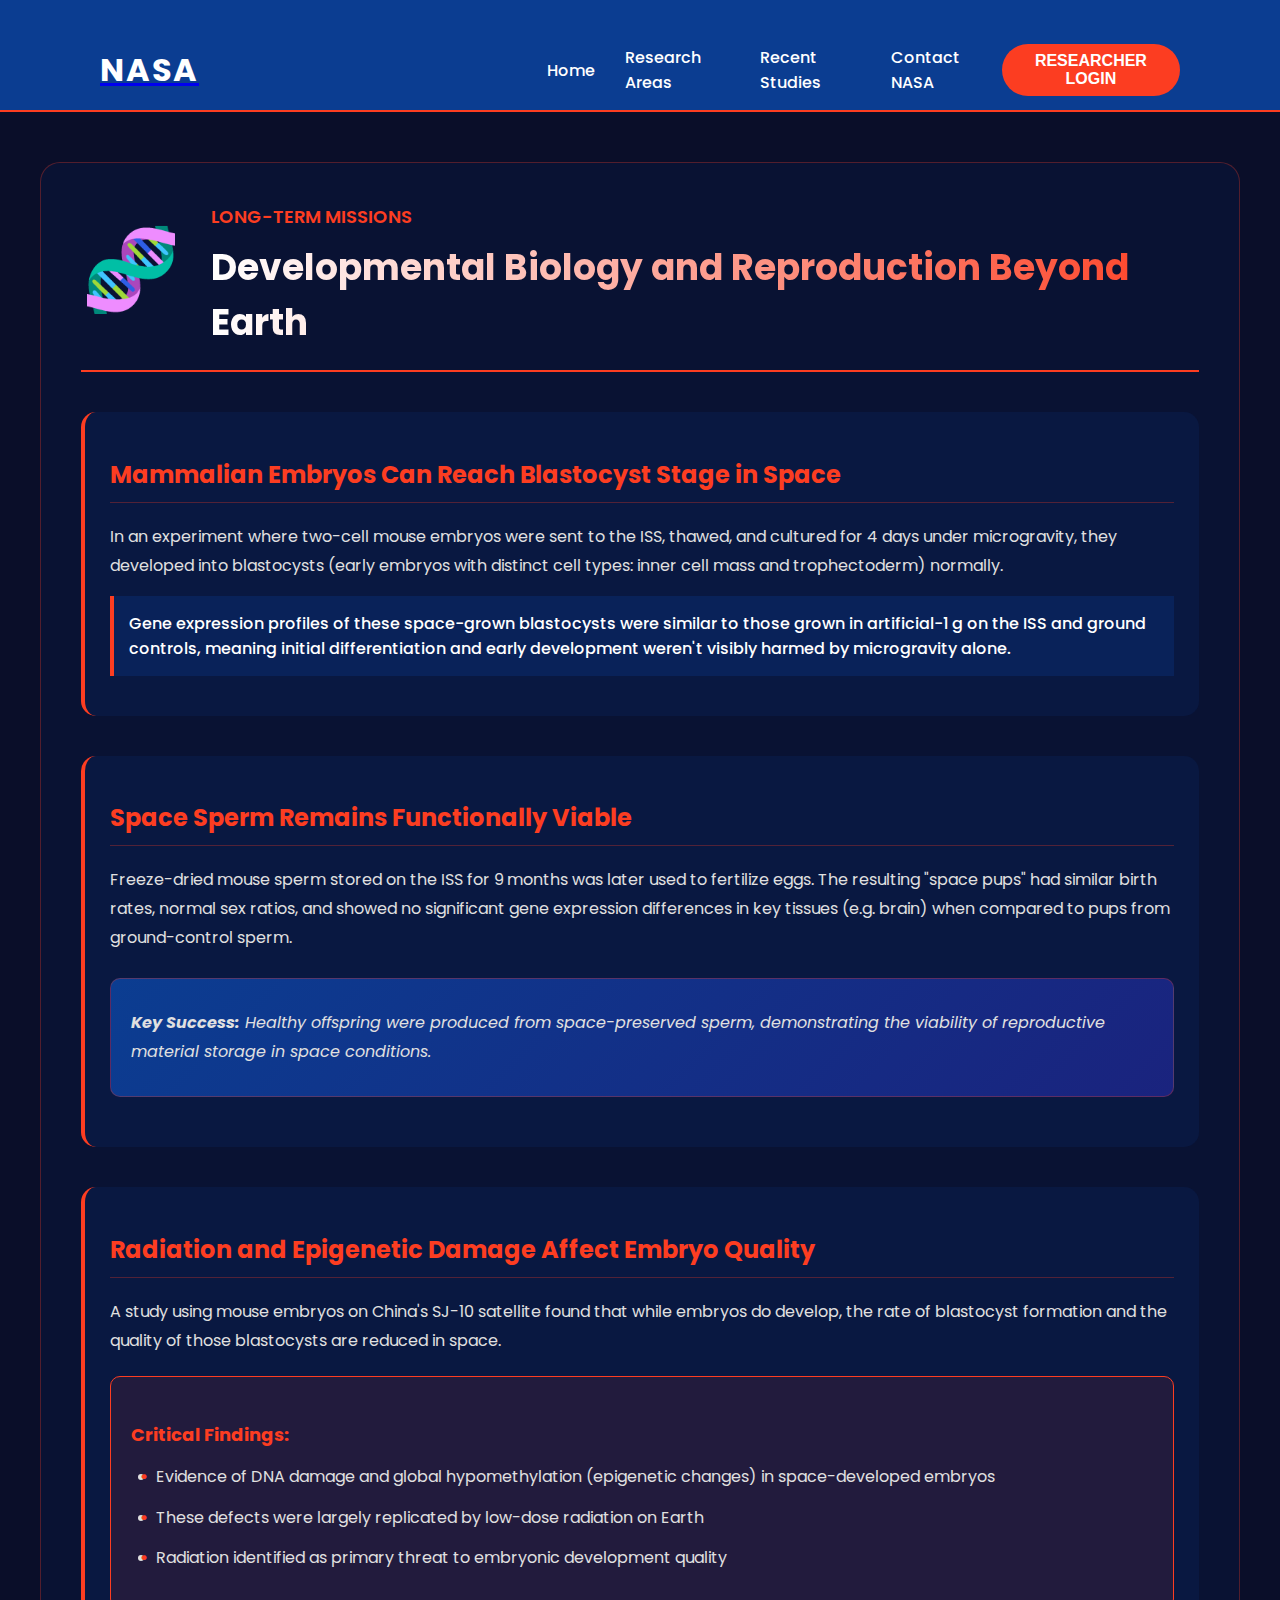
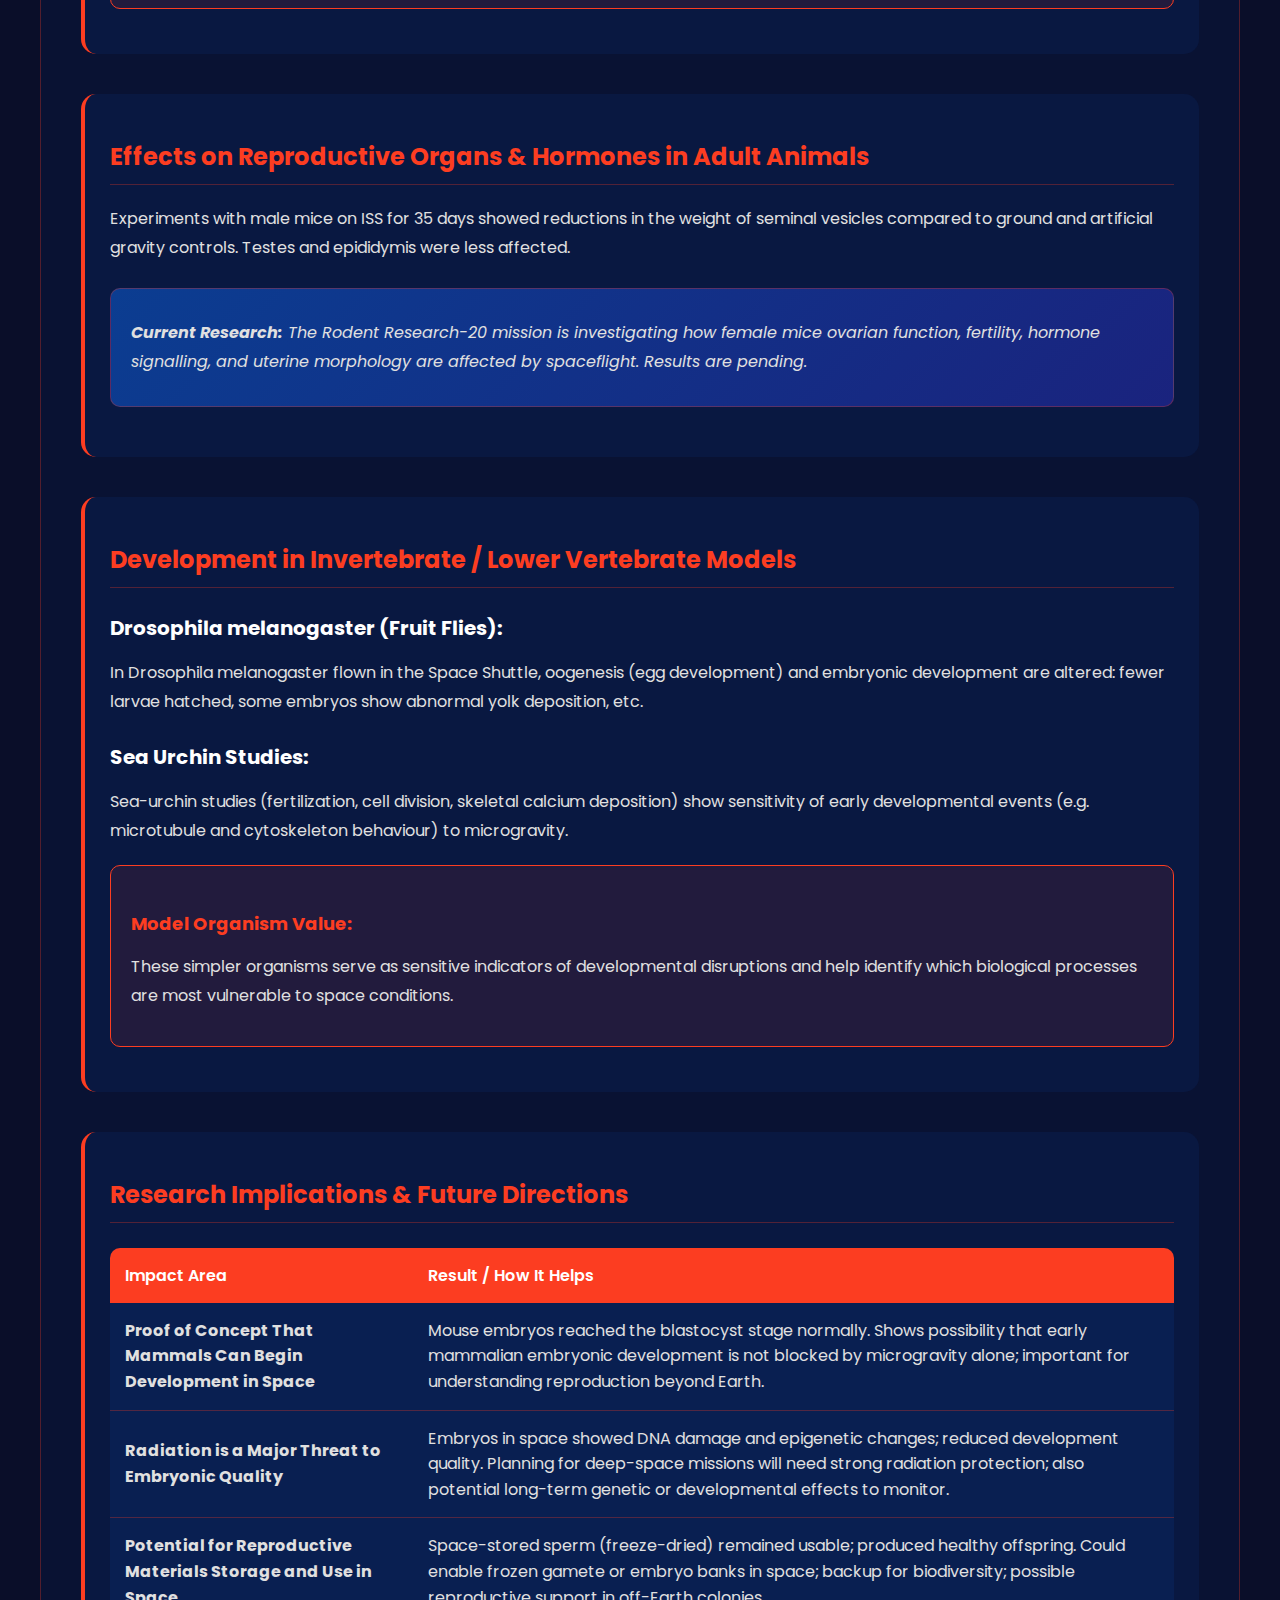
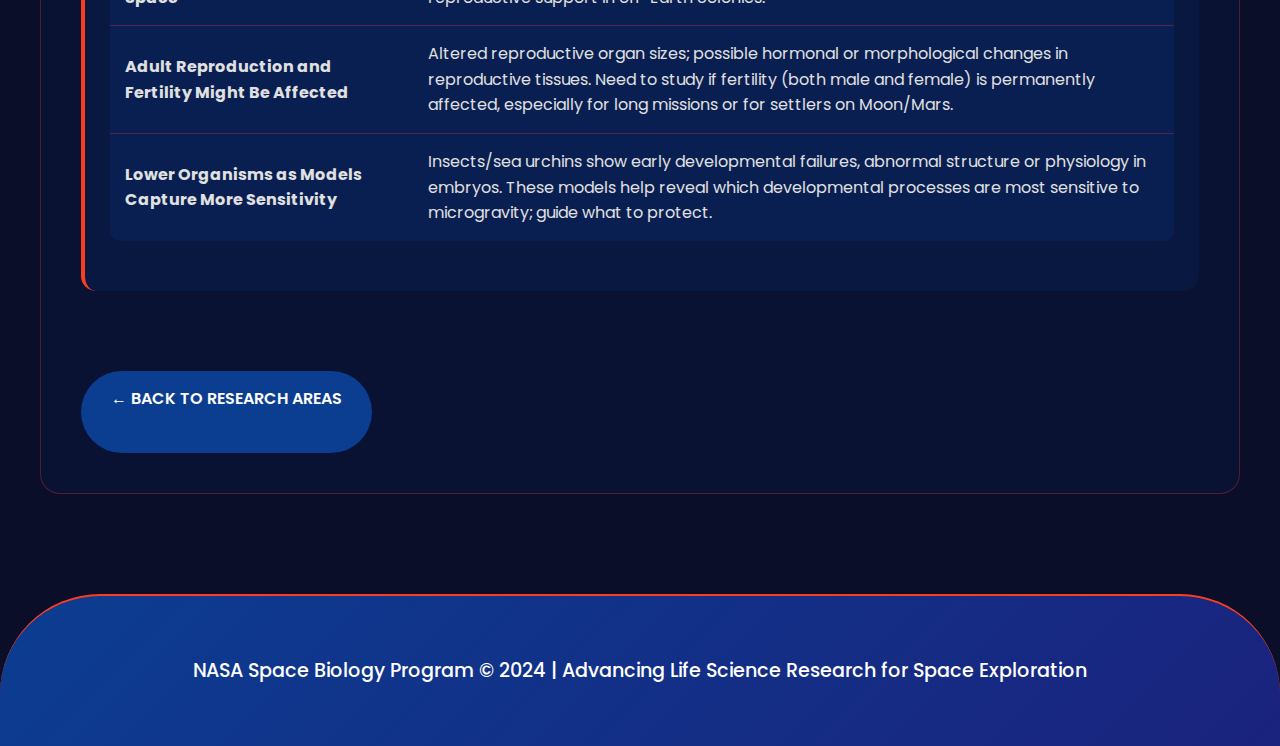
<file: developmental-biology.html>
<!DOCTYPE html>
<html lang="en">
<head>
    <meta charset="UTF-8">
    <meta name="viewport" content="width=device-width, initial-scale=1.0">
    <link
      href="https://fonts.googleapis.com/css2?family=Poppins:wght@300;400;500;600;700&display=swap"
      rel="stylesheet"
    />
    <link rel="stylesheet" href="style.css">
    <title>Developmental Biology and Reproduction Beyond Earth - NASA Space Biology</title>
    <style>
        .researchDetailContainer {
            max-width: 1200px;
            margin: 50px auto;
            padding: 0 20px;
        }

        .researchDetail {
            background: rgba(11, 61, 145, 0.1);
            border-radius: 20px;
            padding: 40px;
            border: 1px solid rgba(252, 61, 33, 0.3);
        }

        .researchHeader {
            display: flex;
            align-items: center;
            margin-bottom: 40px;
            border-bottom: 2px solid #FC3D21;
            padding-bottom: 20px;
        }

        .research-icon.large {
            font-size: 80px;
            margin-right: 30px;
        }

        .researchTitle .category {
            color: #FC3D21;
            font-weight: 600;
            text-transform: uppercase;
            font-size: 18px;
        }

        .researchTitle h1 {
            margin: 10px 0 0 0;
            font-size: 36px;
            background: linear-gradient(90deg, #fff, #FC3D21);
            -webkit-background-clip: text;
            -webkit-text-fill-color: transparent;
        }

        .contentSection {
            margin-bottom: 40px;
            padding: 25px;
            background: rgba(11, 61, 145, 0.15);
            border-radius: 15px;
            border-left: 4px solid #FC3D21;
        }

        .contentSection h2 {
            color: #FC3D21;
            margin-bottom: 20px;
            font-size: 24px;
            border-bottom: 1px solid rgba(252, 61, 33, 0.3);
            padding-bottom: 10px;
        }

        .contentSection h3 {
            color: #fff;
            margin: 25px 0 15px 0;
            font-size: 20px;
        }

        .contentSection p {
            line-height: 1.8;
            color: #e0e0e0;
            font-size: 16px;
            margin-bottom: 15px;
        }

        .contentSection ul {
            color: #e0e0e0;
            line-height: 1.8;
            padding-left: 25px;
            margin: 15px 0;
        }

        .contentSection li {
            margin-bottom: 12px;
            position: relative;
        }

        .contentSection li:before {
            content: "•";
            color: #FC3D21;
            font-weight: bold;
            display: inline-block;
            width: 1em;
            margin-left: -1em;
        }

        .impact-box {
            background: rgba(252, 61, 33, 0.1);
            border: 1px solid #FC3D21;
            border-radius: 10px;
            padding: 20px;
            margin: 20px 0;
        }

        .impact-box h4 {
            color: #FC3D21;
            margin-bottom: 15px;
            font-size: 18px;
        }

        .data-highlight {
            background: linear-gradient(135deg, #0B3D91, #1a237e);
            border-radius: 10px;
            padding: 20px;
            margin: 25px 0;
            border: 1px solid rgba(252, 61, 33, 0.3);
        }

        .data-highlight p {
            margin: 10px 0;
            font-style: italic;
        }

        .key-finding {
            background: rgba(11, 61, 145, 0.3);
            border-left: 4px solid #FC3D21;
            padding: 15px;
            margin: 15px 0;
            font-weight: 500;
        }

        .implications-table {
            width: 100%;
            border-collapse: collapse;
            margin: 25px 0;
            background: rgba(11, 61, 145, 0.2);
            border-radius: 10px;
            overflow: hidden;
        }

        .implications-table th {
            background-color: #FC3D21;
            color: white;
            padding: 15px;
            text-align: left;
            font-weight: 600;
        }

        .implications-table td {
            padding: 15px;
            border-bottom: 1px solid rgba(252, 61, 33, 0.3);
            color: #e0e0e0;
            line-height: 1.6;
        }

        .implications-table tr:last-child td {
            border-bottom: none;
        }

        .implications-table tr:hover {
            background: rgba(252, 61, 33, 0.1);
        }

        .back-btn {
            margin-top: 40px;
            background-color: #0B3D91;
            text-decoration: none;
            display: inline-block;
            padding: 15px 30px;
            border-radius: 50px;
            font-weight: 600;
            font-size: medium;
            text-transform: uppercase;
            transition: .3s;
        }

        .back-btn:hover {
            background-color: #1A56C7;
            transform: translateY(-2px);
        }

        @media (max-width: 768px) {
            .researchHeader {
                flex-direction: column;
                text-align: center;
            }
            
            .research-icon.large {
                margin-right: 0;
                margin-bottom: 20px;
            }
            
            .researchDetail {
                padding: 20px;
            }
            
            .contentSection {
                padding: 15px;
            }
            
            .implications-table {
                display: block;
                overflow-x: auto;
            }
        }
    </style>
</head>
<body>

    <!-- HEADER -->
    <div class="headerContainer">
        <div class="header">
            <a href="index.html" class="logo">
                <div class="nasa-logo">NASA</div>
            </a>
            <div class="headerLinks">
                <a href="index.html">Home</a>
                <a href="index.html#research">Research Areas</a>
                <a href="index.html#studies">Recent Studies</a>
                <a href="contactUs.html">Contact NASA</a>
                <button class="btn">Researcher Login</button>
            </div>
        </div>
    </div>

    <!-- RESEARCH DETAIL PAGE -->
    <div class="researchDetailContainer">
        <div class="researchDetail">
            <div class="researchHeader">
                <div class="research-icon large">🧬</div>
                <div class="researchTitle">
                    <span class="category">Long-term Missions</span>
                    <h1>Developmental Biology and Reproduction Beyond Earth</h1>
                </div>
            </div>

            <div class="researchContent">
                <!-- Section 1 -->
                <div class="contentSection">
                    <h2>Mammalian Embryos Can Reach Blastocyst Stage in Space</h2>
                    <p>In an experiment where two-cell mouse embryos were sent to the ISS, thawed, and cultured for 4 days under microgravity, they developed into blastocysts (early embryos with distinct cell types: inner cell mass and trophectoderm) normally.</p>
                    
                    <div class="key-finding">
                        Gene expression profiles of these space-grown blastocysts were similar to those grown in artificial-1 g on the ISS and ground controls, meaning initial differentiation and early development weren't visibly harmed by microgravity alone.
                    </div>
                </div>

                <!-- Section 2 -->
                <div class="contentSection">
                    <h2>Space Sperm Remains Functionally Viable</h2>
                    <p>Freeze-dried mouse sperm stored on the ISS for 9 months was later used to fertilize eggs. The resulting "space pups" had similar birth rates, normal sex ratios, and showed no significant gene expression differences in key tissues (e.g. brain) when compared to pups from ground-control sperm.</p>
                    
                    <div class="data-highlight">
                        <p><strong>Key Success:</strong> Healthy offspring were produced from space-preserved sperm, demonstrating the viability of reproductive material storage in space conditions.</p>
                    </div>
                </div>

                <!-- Section 3 -->
                <div class="contentSection">
                    <h2>Radiation and Epigenetic Damage Affect Embryo Quality</h2>
                    <p>A study using mouse embryos on China's SJ-10 satellite found that while embryos do develop, the rate of blastocyst formation and the quality of those blastocysts are reduced in space.</p>
                    
                    <div class="impact-box">
                        <h4>Critical Findings:</h4>
                        <ul>
                            <li>Evidence of DNA damage and global hypomethylation (epigenetic changes) in space-developed embryos</li>
                            <li>These defects were largely replicated by low-dose radiation on Earth</li>
                            <li>Radiation identified as primary threat to embryonic development quality</li>
                        </ul>
                    </div>
                </div>

                <!-- Section 4 -->
                <div class="contentSection">
                    <h2>Effects on Reproductive Organs & Hormones in Adult Animals</h2>
                    <p>Experiments with male mice on ISS for 35 days showed reductions in the weight of seminal vesicles compared to ground and artificial gravity controls. Testes and epididymis were less affected.</p>
                    
                    <div class="data-highlight">
                        <p><strong>Current Research:</strong> The Rodent Research-20 mission is investigating how female mice ovarian function, fertility, hormone signalling, and uterine morphology are affected by spaceflight. Results are pending.</p>
                    </div>
                </div>

                <!-- Section 5 -->
                <div class="contentSection">
                    <h2>Development in Invertebrate / Lower Vertebrate Models</h2>
                    
                    <h3>Drosophila melanogaster (Fruit Flies):</h3>
                    <p>In Drosophila melanogaster flown in the Space Shuttle, oogenesis (egg development) and embryonic development are altered: fewer larvae hatched, some embryos show abnormal yolk deposition, etc.</p>
                    
                    <h3>Sea Urchin Studies:</h3>
                    <p>Sea-urchin studies (fertilization, cell division, skeletal calcium deposition) show sensitivity of early developmental events (e.g. microtubule and cytoskeleton behaviour) to microgravity.</p>
                    
                    <div class="impact-box">
                        <h4>Model Organism Value:</h4>
                        <p>These simpler organisms serve as sensitive indicators of developmental disruptions and help identify which biological processes are most vulnerable to space conditions.</p>
                    </div>
                </div>

                <!-- Section 6 -->
                <div class="contentSection">
                    <h2>Research Implications & Future Directions</h2>
                    
                    <table class="implications-table">
                        <thead>
                            <tr>
                                <th>Impact Area</th>
                                <th>Result / How It Helps</th>
                            </tr>
                        </thead>
                        <tbody>
                            <tr>
                                <td><strong>Proof of Concept That Mammals Can Begin Development in Space</strong></td>
                                <td>Mouse embryos reached the blastocyst stage normally. Shows possibility that early mammalian embryonic development is not blocked by microgravity alone; important for understanding reproduction beyond Earth.</td>
                            </tr>
                            <tr>
                                <td><strong>Radiation is a Major Threat to Embryonic Quality</strong></td>
                                <td>Embryos in space showed DNA damage and epigenetic changes; reduced development quality. Planning for deep-space missions will need strong radiation protection; also potential long-term genetic or developmental effects to monitor.</td>
                            </tr>
                            <tr>
                                <td><strong>Potential for Reproductive Materials Storage and Use in Space</strong></td>
                                <td>Space-stored sperm (freeze-dried) remained usable; produced healthy offspring. Could enable frozen gamete or embryo banks in space; backup for biodiversity; possible reproductive support in off-Earth colonies.</td>
                            </tr>
                            <tr>
                                <td><strong>Adult Reproduction and Fertility Might Be Affected</strong></td>
                                <td>Altered reproductive organ sizes; possible hormonal or morphological changes in reproductive tissues. Need to study if fertility (both male and female) is permanently affected, especially for long missions or for settlers on Moon/Mars.</td>
                            </tr>
                            <tr>
                                <td><strong>Lower Organisms as Models Capture More Sensitivity</strong></td>
                                <td>Insects/sea urchins show early developmental failures, abnormal structure or physiology in embryos. These models help reveal which developmental processes are most sensitive to microgravity; guide what to protect.</td>
                            </tr>
                        </tbody>
                    </table>
                </div>

                <a href="index.html#research" class="btn back-btn">← Back to Research Areas</a>
            </div>
        </div>
    </div>

    <!-- FOOTER  -->
    <div class="footerContainer">
        <div class="footer">
            NASA Space Biology Program &copy; 2024 | Advancing Life Science Research for Space Exploration
        </div>
    </div>
</body>
</html>
</file>
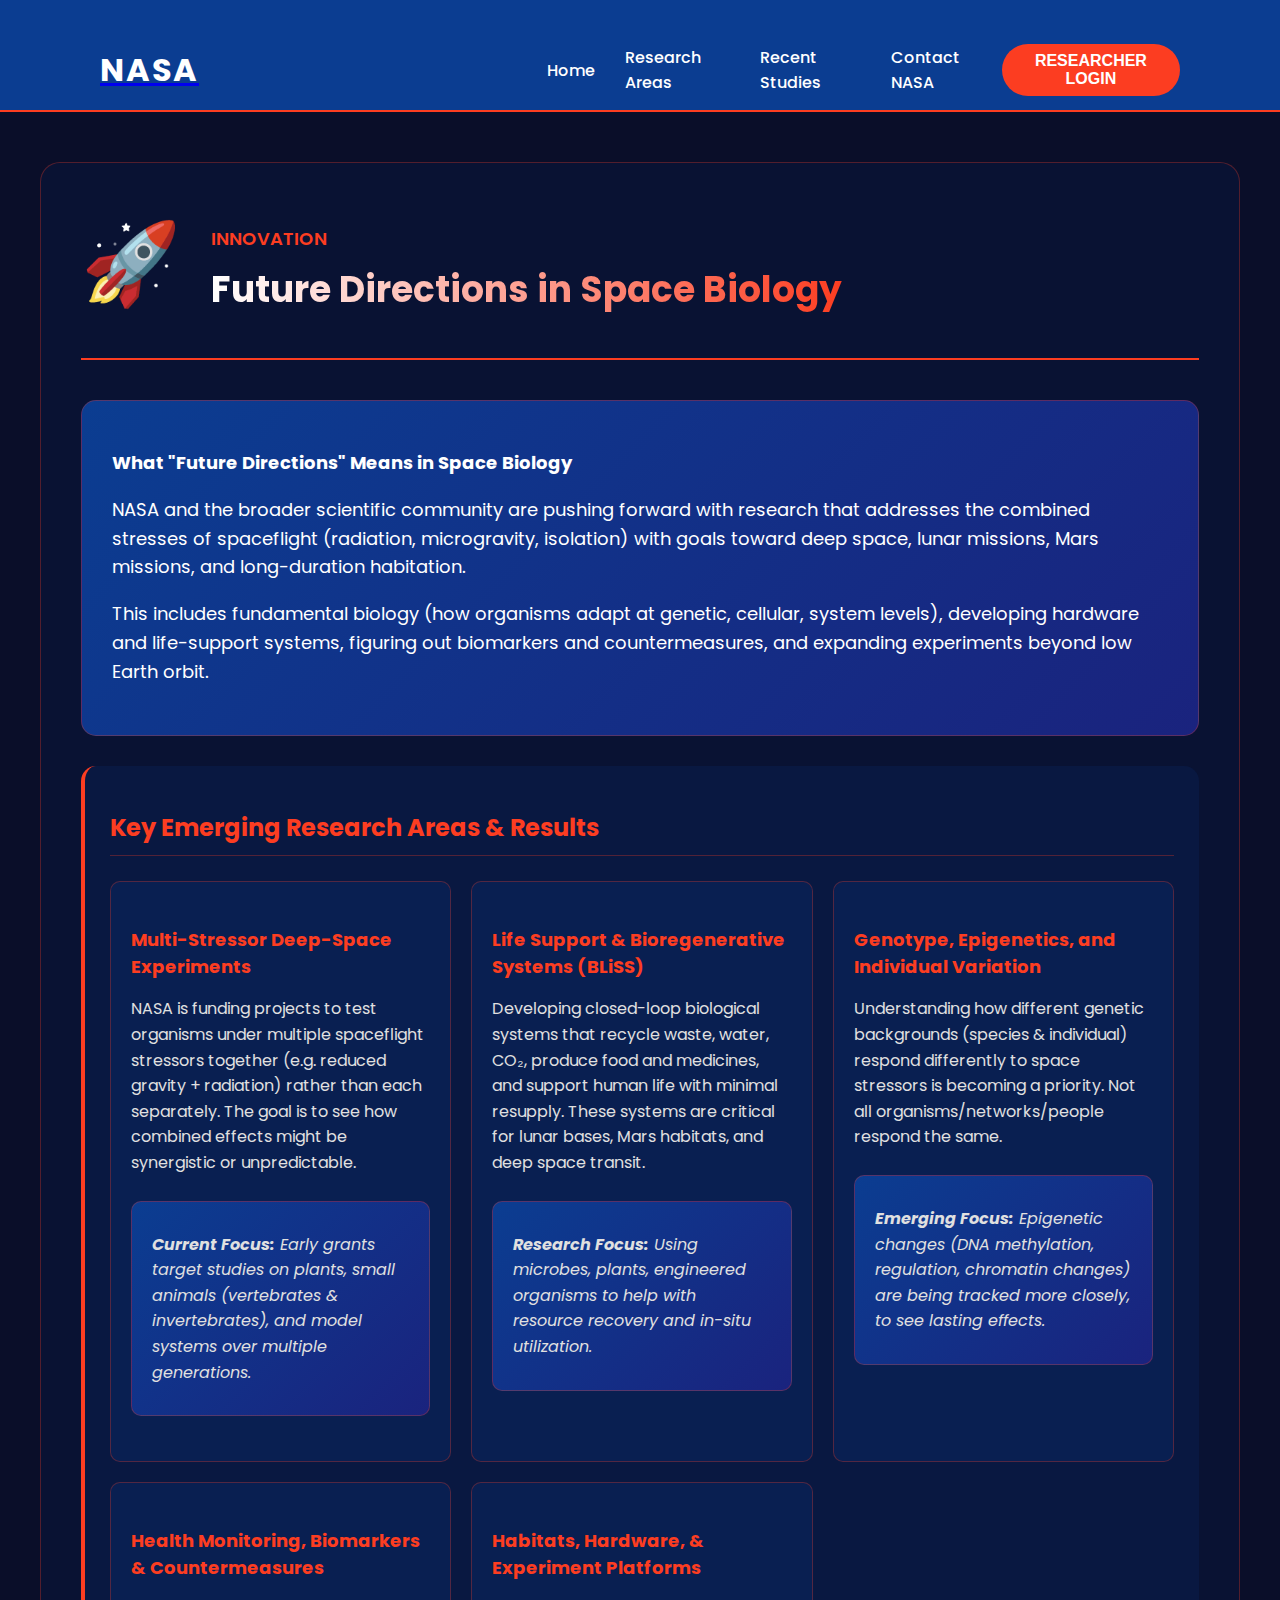
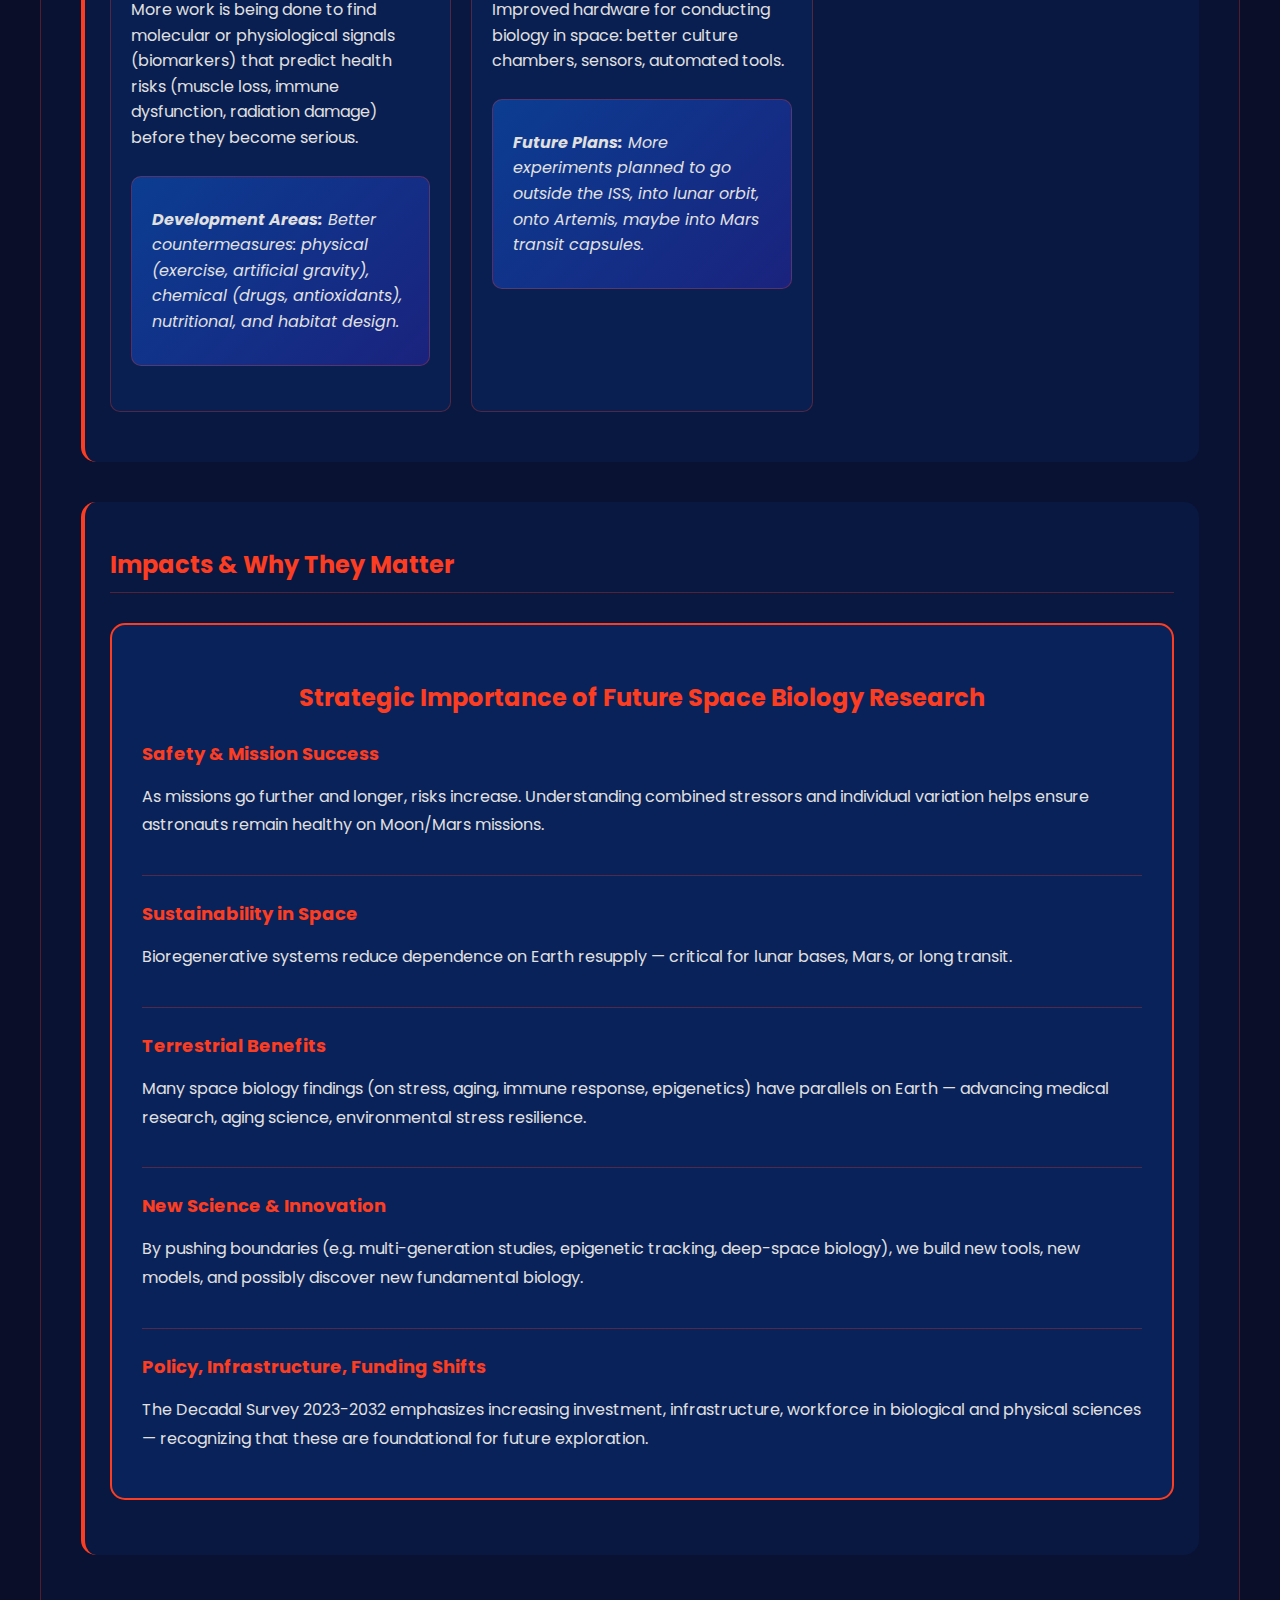
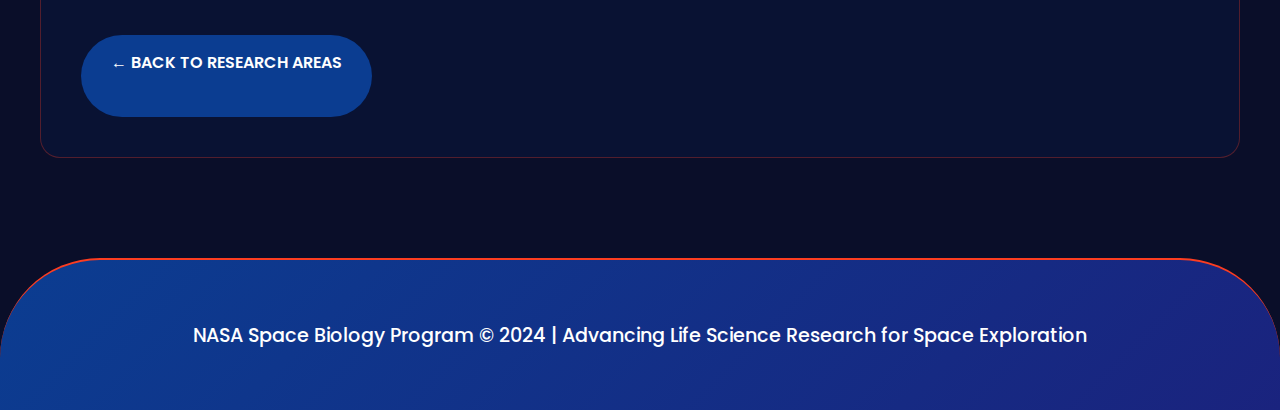
<file: future-directions.html>
<!DOCTYPE html>
<html lang="en">
<head>
    <meta charset="UTF-8">
    <meta name="viewport" content="width=device-width, initial-scale=1.0">
    <link
      href="https://fonts.googleapis.com/css2?family=Poppins:wght@300;400;500;600;700&display=swap"
      rel="stylesheet"
    />
    <link rel="stylesheet" href="style.css">
    <title>Future Directions in Space Biology - NASA Space Biology</title>
    <style>
        .researchDetailContainer {
            max-width: 1200px;
            margin: 50px auto;
            padding: 0 20px;
        }

        .researchDetail {
            background: rgba(11, 61, 145, 0.1);
            border-radius: 20px;
            padding: 40px;
            border: 1px solid rgba(252, 61, 33, 0.3);
        }

        .researchHeader {
            display: flex;
            align-items: center;
            margin-bottom: 40px;
            border-bottom: 2px solid #FC3D21;
            padding-bottom: 20px;
        }

        .research-icon.large {
            font-size: 80px;
            margin-right: 30px;
        }

        .researchTitle .category {
            color: #FC3D21;
            font-weight: 600;
            text-transform: uppercase;
            font-size: 18px;
        }

        .researchTitle h1 {
            margin: 10px 0 0 0;
            font-size: 36px;
            background: linear-gradient(90deg, #fff, #FC3D21);
            -webkit-background-clip: text;
            -webkit-text-fill-color: transparent;
        }

        .overview-box {
            background: linear-gradient(135deg, #0B3D91, #1a237e);
            border-radius: 15px;
            padding: 30px;
            margin: 30px 0;
            border: 1px solid rgba(252, 61, 33, 0.3);
            font-size: 18px;
            line-height: 1.6;
        }

        .contentSection {
            margin-bottom: 40px;
            padding: 25px;
            background: rgba(11, 61, 145, 0.15);
            border-radius: 15px;
            border-left: 4px solid #FC3D21;
        }

        .contentSection h2 {
            color: #FC3D21;
            margin-bottom: 20px;
            font-size: 24px;
            border-bottom: 1px solid rgba(252, 61, 33, 0.3);
            padding-bottom: 10px;
        }

        .contentSection h3 {
            color: #fff;
            margin: 25px 0 15px 0;
            font-size: 20px;
        }

        .contentSection p {
            line-height: 1.8;
            color: #e0e0e0;
            font-size: 16px;
            margin-bottom: 15px;
        }

        .contentSection ul {
            color: #e0e0e0;
            line-height: 1.8;
            padding-left: 25px;
            margin: 15px 0;
        }

        .contentSection li {
            margin-bottom: 12px;
            position: relative;
        }

        .contentSection li:before {
            content: "•";
            color: #FC3D21;
            font-weight: bold;
            display: inline-block;
            width: 1em;
            margin-left: -1em;
        }

        .impact-box {
            background: rgba(252, 61, 33, 0.1);
            border: 1px solid #FC3D21;
            border-radius: 10px;
            padding: 20px;
            margin: 20px 0;
        }

        .impact-box h4 {
            color: #FC3D21;
            margin-bottom: 15px;
            font-size: 18px;
        }

        .data-highlight {
            background: linear-gradient(135deg, #0B3D91, #1a237e);
            border-radius: 10px;
            padding: 20px;
            margin: 25px 0;
            border: 1px solid rgba(252, 61, 33, 0.3);
        }

        .data-highlight p {
            margin: 10px 0;
            font-style: italic;
        }

        .research-grid {
            display: grid;
            grid-template-columns: repeat(auto-fit, minmax(300px, 1fr));
            gap: 20px;
            margin: 25px 0;
        }

        .research-card {
            background: rgba(11, 61, 145, 0.2);
            border-radius: 10px;
            padding: 20px;
            border: 1px solid rgba(252, 61, 33, 0.3);
            transition: all 0.3s ease;
        }

        .research-card:hover {
            transform: translateY(-5px);
            box-shadow: 0 10px 20px rgba(252, 61, 33, 0.2);
            border-color: #FC3D21;
        }

        .research-card h4 {
            color: #FC3D21;
            margin-bottom: 15px;
            font-size: 18px;
        }

        .research-card p {
            color: #e0e0e0;
            line-height: 1.6;
        }

        .impact-list {
            background: rgba(11, 61, 145, 0.3);
            border-radius: 15px;
            padding: 30px;
            margin: 30px 0;
            border: 2px solid #FC3D21;
        }

        .impact-list h3 {
            color: #FC3D21;
            text-align: center;
            margin-bottom: 25px;
            font-size: 24px;
        }

        .impact-item {
            margin-bottom: 20px;
            padding-bottom: 20px;
            border-bottom: 1px solid rgba(252, 61, 33, 0.3);
        }

        .impact-item:last-child {
            border-bottom: none;
            margin-bottom: 0;
            padding-bottom: 0;
        }

        .impact-item h4 {
            color: #FC3D21;
            margin-bottom: 10px;
            font-size: 18px;
        }

        .back-btn {
            margin-top: 40px;
            background-color: #0B3D91;
            text-decoration: none;
            display: inline-block;
            padding: 15px 30px;
            border-radius: 50px;
            font-weight: 600;
            font-size: medium;
            text-transform: uppercase;
            transition: .3s;
        }

        .back-btn:hover {
            background-color: #1A56C7;
            transform: translateY(-2px);
        }

        @media (max-width: 768px) {
            .researchHeader {
                flex-direction: column;
                text-align: center;
            }
            
            .research-icon.large {
                margin-right: 0;
                margin-bottom: 20px;
            }
            
            .researchDetail {
                padding: 20px;
            }
            
            .contentSection {
                padding: 15px;
            }
            
            .research-grid {
                grid-template-columns: 1fr;
            }
        }
    </style>
</head>
<body>

    <!-- HEADER -->
    <div class="headerContainer">
        <div class="header">
            <a href="index.html" class="logo">
                <div class="nasa-logo">NASA</div>
            </a>
            <div class="headerLinks">
                <a href="index.html">Home</a>
                <a href="index.html#research">Research Areas</a>
                <a href="index.html#studies">Recent Studies</a>
                <a href="contactUs.html">Contact NASA</a>
                <button class="btn">Researcher Login</button>
            </div>
        </div>
    </div>

    <!-- RESEARCH DETAIL PAGE -->
    <div class="researchDetailContainer">
        <div class="researchDetail">
            <div class="researchHeader">
                <div class="research-icon large">🚀</div>
                <div class="researchTitle">
                    <span class="category">Innovation</span>
                    <h1>Future Directions in Space Biology</h1>
                </div>
            </div>

            <div class="researchContent">
                <!-- Overview -->
                <div class="overview-box">
                    <p><strong>What "Future Directions" Means in Space Biology</strong></p>
                    <p>NASA and the broader scientific community are pushing forward with research that addresses the combined stresses of spaceflight (radiation, microgravity, isolation) with goals toward deep space, lunar missions, Mars missions, and long-duration habitation.</p>
                    <p>This includes fundamental biology (how organisms adapt at genetic, cellular, system levels), developing hardware and life-support systems, figuring out biomarkers and countermeasures, and expanding experiments beyond low Earth orbit.</p>
                </div>

                <!-- Section 1 -->
                <div class="contentSection">
                    <h2>Key Emerging Research Areas & Results</h2>
                    
                    <div class="research-grid">
                        <div class="research-card">
                            <h4>Multi-Stressor Deep-Space Experiments</h4>
                            <p>NASA is funding projects to test organisms under multiple spaceflight stressors together (e.g. reduced gravity + radiation) rather than each separately. The goal is to see how combined effects might be synergistic or unpredictable.</p>
                            <div class="data-highlight">
                                <p><strong>Current Focus:</strong> Early grants target studies on plants, small animals (vertebrates & invertebrates), and model systems over multiple generations.</p>
                            </div>
                        </div>

                        <div class="research-card">
                            <h4>Life Support & Bioregenerative Systems (BLiSS)</h4>
                            <p>Developing closed-loop biological systems that recycle waste, water, CO₂, produce food and medicines, and support human life with minimal resupply. These systems are critical for lunar bases, Mars habitats, and deep space transit.</p>
                            <div class="data-highlight">
                                <p><strong>Research Focus:</strong> Using microbes, plants, engineered organisms to help with resource recovery and in-situ utilization.</p>
                            </div>
                        </div>

                        <div class="research-card">
                            <h4>Genotype, Epigenetics, and Individual Variation</h4>
                            <p>Understanding how different genetic backgrounds (species & individual) respond differently to space stressors is becoming a priority. Not all organisms/networks/people respond the same.</p>
                            <div class="data-highlight">
                                <p><strong>Emerging Focus:</strong> Epigenetic changes (DNA methylation, regulation, chromatin changes) are being tracked more closely, to see lasting effects.</p>
                            </div>
                        </div>

                        <div class="research-card">
                            <h4>Health Monitoring, Biomarkers & Countermeasures</h4>
                            <p>More work is being done to find molecular or physiological signals (biomarkers) that predict health risks (muscle loss, immune dysfunction, radiation damage) before they become serious.</p>
                            <div class="data-highlight">
                                <p><strong>Development Areas:</strong> Better countermeasures: physical (exercise, artificial gravity), chemical (drugs, antioxidants), nutritional, and habitat design.</p>
                            </div>
                        </div>

                        <div class="research-card">
                            <h4>Habitats, Hardware, & Experiment Platforms</h4>
                            <p>Improved hardware for conducting biology in space: better culture chambers, sensors, automated tools.</p>
                            <div class="data-highlight">
                                <p><strong>Future Plans:</strong> More experiments planned to go outside the ISS, into lunar orbit, onto Artemis, maybe into Mars transit capsules.</p>
                            </div>
                        </div>
                    </div>
                </div>

                <!-- Section 2 -->
                <div class="contentSection">
                    <h2>Impacts & Why They Matter</h2>
                    
                    <div class="impact-list">
                        <h3>Strategic Importance of Future Space Biology Research</h3>
                        
                        <div class="impact-item">
                            <h4>Safety & Mission Success</h4>
                            <p>As missions go further and longer, risks increase. Understanding combined stressors and individual variation helps ensure astronauts remain healthy on Moon/Mars missions.</p>
                        </div>

                        <div class="impact-item">
                            <h4>Sustainability in Space</h4>
                            <p>Bioregenerative systems reduce dependence on Earth resupply — critical for lunar bases, Mars, or long transit.</p>
                        </div>

                        <div class="impact-item">
                            <h4>Terrestrial Benefits</h4>
                            <p>Many space biology findings (on stress, aging, immune response, epigenetics) have parallels on Earth — advancing medical research, aging science, environmental stress resilience.</p>
                        </div>

                        <div class="impact-item">
                            <h4>New Science & Innovation</h4>
                            <p>By pushing boundaries (e.g. multi-generation studies, epigenetic tracking, deep-space biology), we build new tools, new models, and possibly discover new fundamental biology.</p>
                        </div>

                        <div class="impact-item">
                            <h4>Policy, Infrastructure, Funding Shifts</h4>
                            <p>The Decadal Survey 2023-2032 emphasizes increasing investment, infrastructure, workforce in biological and physical sciences — recognizing that these are foundational for future exploration.</p>
                        </div>
                    </div>
                </div>

                <a href="index.html#research" class="btn back-btn">← Back to Research Areas</a>
            </div>
        </div>
    </div>

    <!-- FOOTER  -->
    <div class="footerContainer">
        <div class="footer">
            NASA Space Biology Program &copy; 2024 | Advancing Life Science Research for Space Exploration
        </div>
    </div>
</body>
</html>
</file>
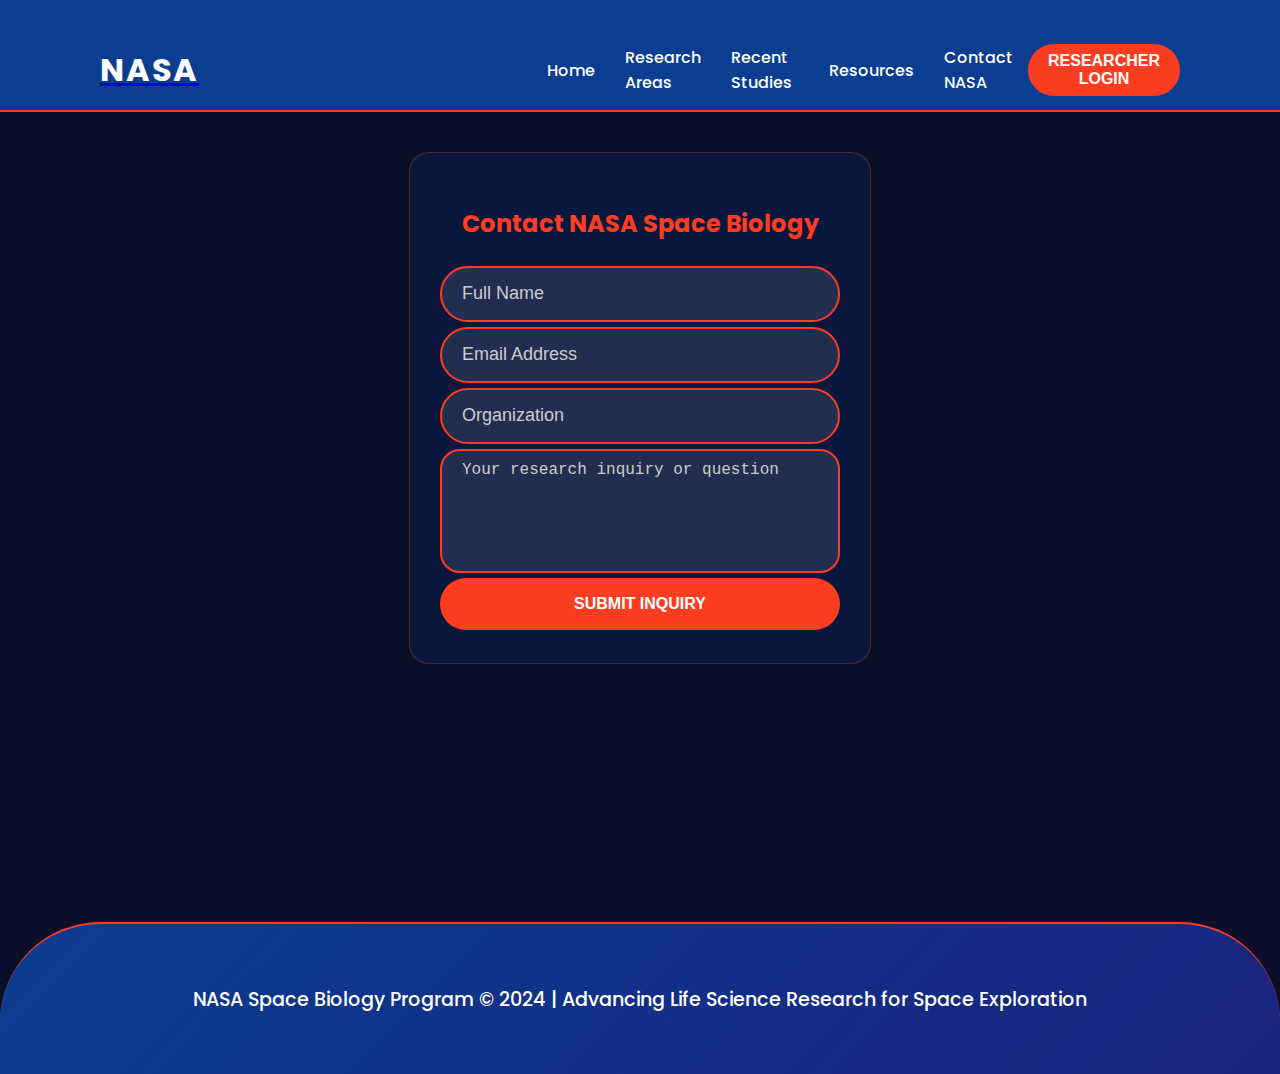
<file: NASA.html>
<!DOCTYPE html>
<html lang="en">
<head>
    <meta charset="UTF-8">
    <meta name="viewport" content="width=device-width, initial-scale=1.0">
    <link href="https://fonts.googleapis.com/css2?family=Poppins:wght@300;400;500;600;700&display=swap" rel="stylesheet">
    <link rel="stylesheet" href="style.css">
    <title>Contact NASA Space Biology</title>
</head>
<body>
    <!-- HEADER -->
    <div class="headerContainer">
        <div class="header">
            <a href="index.html" class="logo">
                <div class="nasa-logo">NASA</div>
            </a>
            <div class="headerLinks">
                <a href="index.html">Home</a>
                <a href="index.html#research">Research Areas</a>
                <a href="index.html#studies">Recent Studies</a>
                <a href="index.html#resources">Resources</a>
                <a href="contactUs.html">Contact NASA</a>
                <button class="btn">Researcher Login</button>
            </div>
        </div>
    </div>

    <!-- FORM -->
    <div class="formContainer">
        <form action="index.html">
            <h2 style="text-align: center; color: #FC3D21;">Contact NASA Space Biology</h2>
            <input type="text" placeholder="Full Name" required>
            <input type="email" placeholder="Email Address" required>
            <input type="text" placeholder="Organization">
            <textarea name="question" cols="30" rows="6" placeholder="Your research inquiry or question" required></textarea>
            <button class="btn">Submit Inquiry</button>    
        </form>
    </div>

    <!-- FOOTER -->
    <div class="footerContainer">
        <div class="footer">
            NASA Space Biology Program &copy; 2024 | Advancing Life Science Research for Space Exploration
        </div>
    </div>
</body>
</html>
</file>
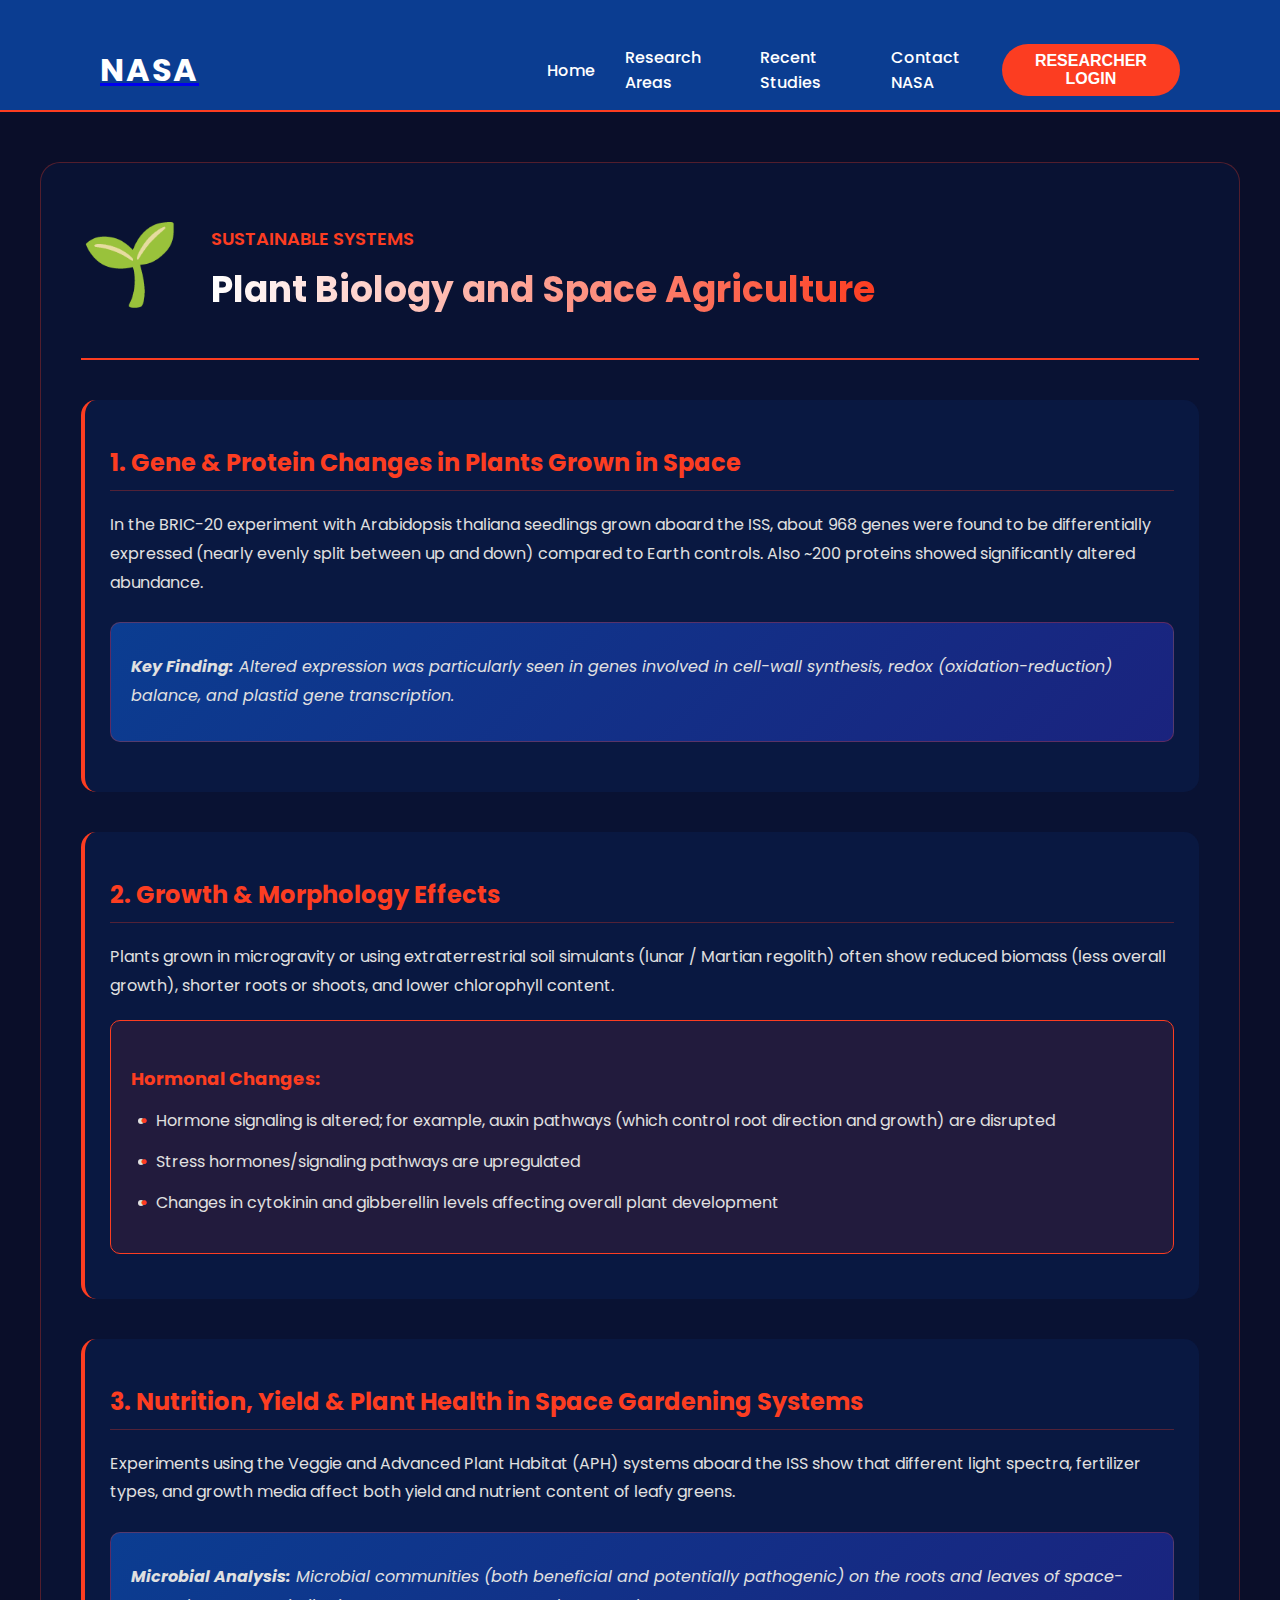
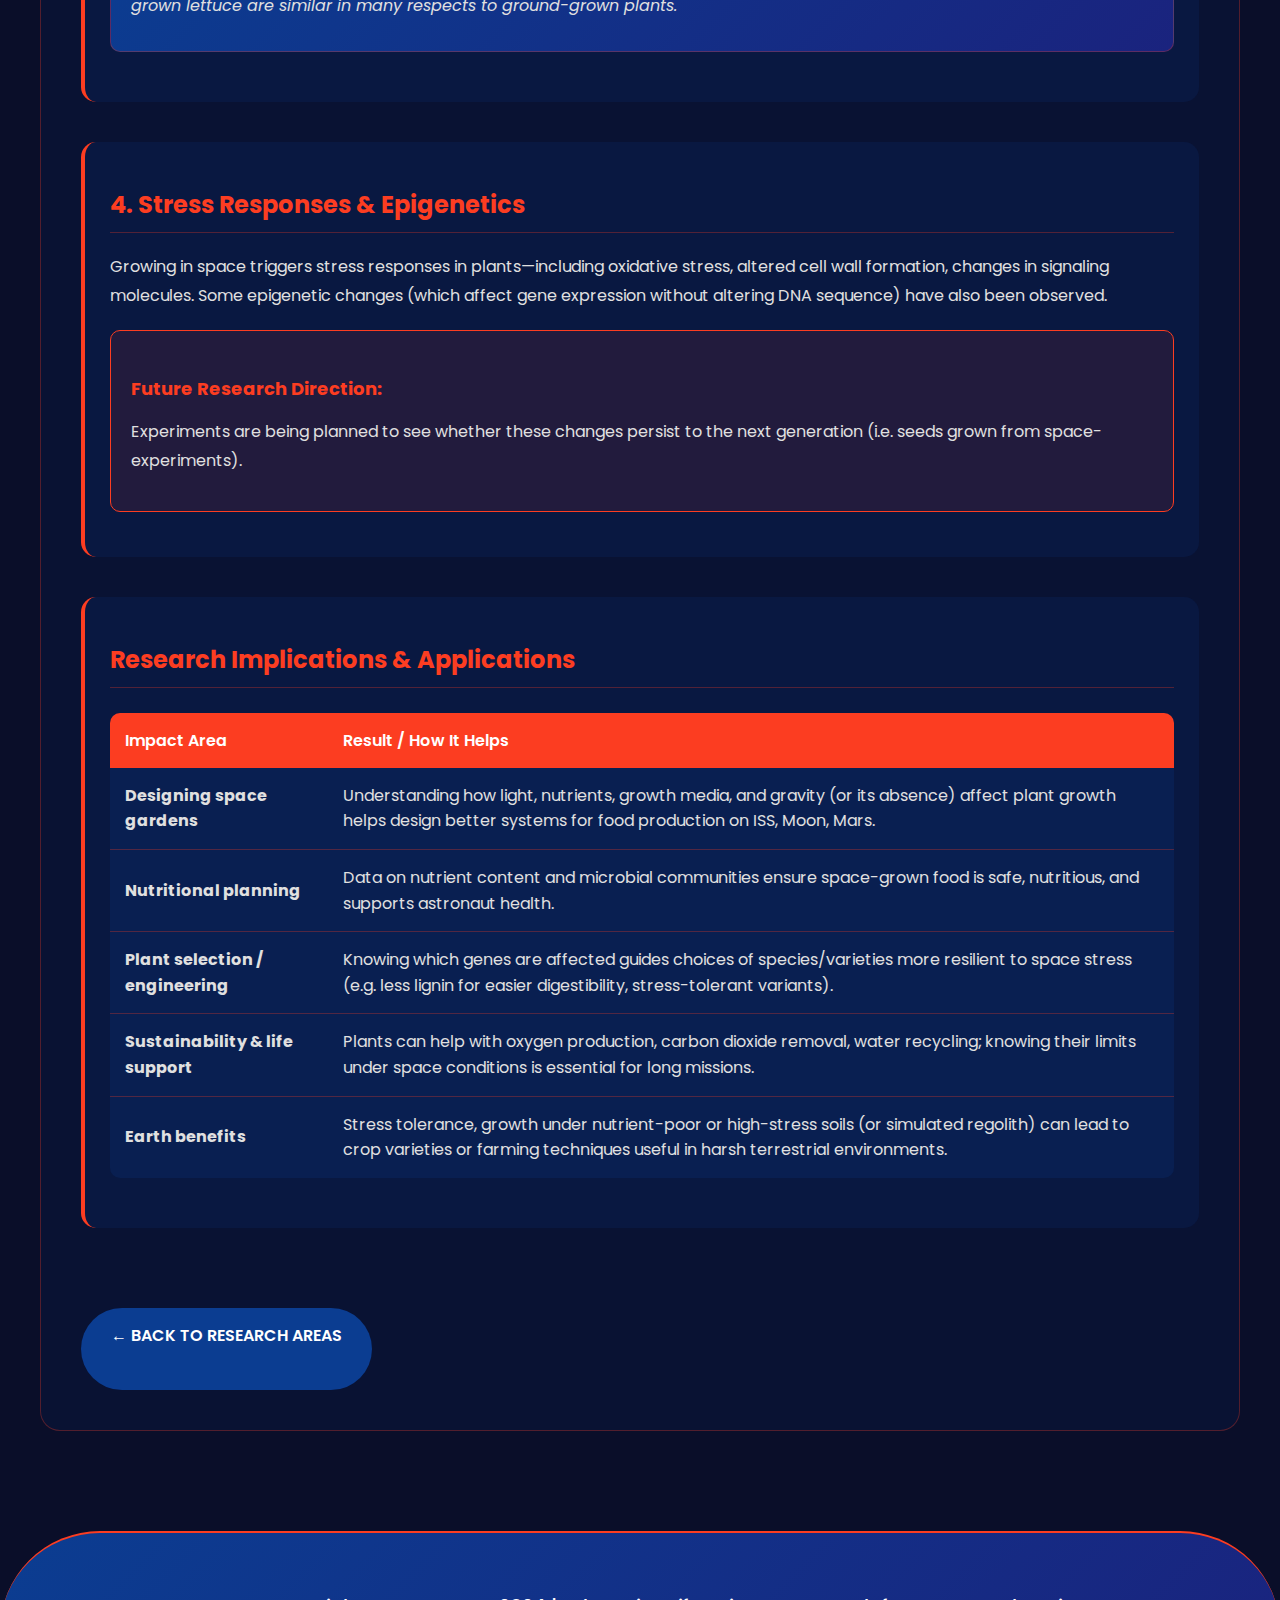
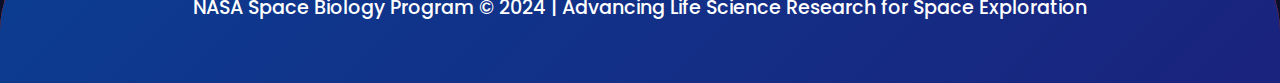
<file: plant-biology.html>
<!DOCTYPE html>
<html lang="en">
<head>
    <meta charset="UTF-8">
    <meta name="viewport" content="width=device-width, initial-scale=1.0">
    <link
      href="https://fonts.googleapis.com/css2?family=Poppins:wght@300;400;500;600;700&display=swap"
      rel="stylesheet"
    />
    <link rel="stylesheet" href="style.css">
    <title>Plant Biology and Space Agriculture - NASA Space Biology</title>
    <style>
        .researchDetailContainer {
            max-width: 1200px;
            margin: 50px auto;
            padding: 0 20px;
        }

        .researchDetail {
            background: rgba(11, 61, 145, 0.1);
            border-radius: 20px;
            padding: 40px;
            border: 1px solid rgba(252, 61, 33, 0.3);
        }

        .researchHeader {
            display: flex;
            align-items: center;
            margin-bottom: 40px;
            border-bottom: 2px solid #FC3D21;
            padding-bottom: 20px;
        }

        .research-icon.large {
            font-size: 80px;
            margin-right: 30px;
        }

        .researchTitle .category {
            color: #FC3D21;
            font-weight: 600;
            text-transform: uppercase;
            font-size: 18px;
        }

        .researchTitle h1 {
            margin: 10px 0 0 0;
            font-size: 36px;
            background: linear-gradient(90deg, #fff, #FC3D21);
            -webkit-background-clip: text;
            -webkit-text-fill-color: transparent;
        }

        .contentSection {
            margin-bottom: 40px;
            padding: 25px;
            background: rgba(11, 61, 145, 0.15);
            border-radius: 15px;
            border-left: 4px solid #FC3D21;
        }

        .contentSection h2 {
            color: #FC3D21;
            margin-bottom: 20px;
            font-size: 24px;
            border-bottom: 1px solid rgba(252, 61, 33, 0.3);
            padding-bottom: 10px;
        }

        .contentSection h3 {
            color: #fff;
            margin: 25px 0 15px 0;
            font-size: 20px;
        }

        .contentSection p {
            line-height: 1.8;
            color: #e0e0e0;
            font-size: 16px;
            margin-bottom: 15px;
        }

        .contentSection ul {
            color: #e0e0e0;
            line-height: 1.8;
            padding-left: 25px;
            margin: 15px 0;
        }

        .contentSection li {
            margin-bottom: 12px;
            position: relative;
        }

        .contentSection li:before {
            content: "•";
            color: #FC3D21;
            font-weight: bold;
            display: inline-block;
            width: 1em;
            margin-left: -1em;
        }

        .impact-box {
            background: rgba(252, 61, 33, 0.1);
            border: 1px solid #FC3D21;
            border-radius: 10px;
            padding: 20px;
            margin: 20px 0;
        }

        .impact-box h4 {
            color: #FC3D21;
            margin-bottom: 15px;
            font-size: 18px;
        }

        .data-highlight {
            background: linear-gradient(135deg, #0B3D91, #1a237e);
            border-radius: 10px;
            padding: 20px;
            margin: 25px 0;
            border: 1px solid rgba(252, 61, 33, 0.3);
        }

        .data-highlight p {
            margin: 10px 0;
            font-style: italic;
        }

        .implications-table {
            width: 100%;
            border-collapse: collapse;
            margin: 25px 0;
            background: rgba(11, 61, 145, 0.2);
            border-radius: 10px;
            overflow: hidden;
        }

        .implications-table th {
            background-color: #FC3D21;
            color: white;
            padding: 15px;
            text-align: left;
            font-weight: 600;
        }

        .implications-table td {
            padding: 15px;
            border-bottom: 1px solid rgba(252, 61, 33, 0.3);
            color: #e0e0e0;
            line-height: 1.6;
        }

        .implications-table tr:last-child td {
            border-bottom: none;
        }

        .implications-table tr:hover {
            background: rgba(252, 61, 33, 0.1);
        }

        .back-btn {
            margin-top: 40px;
            background-color: #0B3D91;
            text-decoration: none;
            display: inline-block;
            padding: 15px 30px;
            border-radius: 50px;
            font-weight: 600;
            font-size: medium;
            text-transform: uppercase;
            transition: .3s;
        }

        .back-btn:hover {
            background-color: #1A56C7;
            transform: translateY(-2px);
        }

        @media (max-width: 768px) {
            .researchHeader {
                flex-direction: column;
                text-align: center;
            }
            
            .research-icon.large {
                margin-right: 0;
                margin-bottom: 20px;
            }
            
            .researchDetail {
                padding: 20px;
            }
            
            .contentSection {
                padding: 15px;
            }
            
            .implications-table {
                display: block;
                overflow-x: auto;
            }
        }
    </style>
</head>
<body>

    <!-- HEADER -->
    <div class="headerContainer">
        <div class="header">
            <a href="index.html" class="logo">
                <div class="nasa-logo">NASA</div>
            </a>
            <div class="headerLinks">
                <a href="index.html">Home</a>
                <a href="index.html#research">Research Areas</a>
                <a href="index.html#studies">Recent Studies</a>
                <a href="contactUs.html">Contact NASA</a>
                <button class="btn">Researcher Login</button>
            </div>
        </div>
    </div>

    <!-- RESEARCH DETAIL PAGE -->
    <div class="researchDetailContainer">
        <div class="researchDetail">
            <div class="researchHeader">
                <div class="research-icon large">🌱</div>
                <div class="researchTitle">
                    <span class="category">Sustainable Systems</span>
                    <h1>Plant Biology and Space Agriculture</h1>
                </div>
            </div>

            <div class="researchContent">
                <!-- Section 1 -->
                <div class="contentSection">
                    <h2>1. Gene & Protein Changes in Plants Grown in Space</h2>
                    <p>In the BRIC-20 experiment with Arabidopsis thaliana seedlings grown aboard the ISS, about 968 genes were found to be differentially expressed (nearly evenly split between up and down) compared to Earth controls. Also ~200 proteins showed significantly altered abundance.</p>
                    
                    <div class="data-highlight">
                        <p><strong>Key Finding:</strong> Altered expression was particularly seen in genes involved in cell-wall synthesis, redox (oxidation-reduction) balance, and plastid gene transcription.</p>
                    </div>
                </div>

                <!-- Section 2 -->
                <div class="contentSection">
                    <h2>2. Growth & Morphology Effects</h2>
                    <p>Plants grown in microgravity or using extraterrestrial soil simulants (lunar / Martian regolith) often show reduced biomass (less overall growth), shorter roots or shoots, and lower chlorophyll content.</p>
                    
                    <div class="impact-box">
                        <h4>Hormonal Changes:</h4>
                        <ul>
                            <li>Hormone signaling is altered; for example, auxin pathways (which control root direction and growth) are disrupted</li>
                            <li>Stress hormones/signaling pathways are upregulated</li>
                            <li>Changes in cytokinin and gibberellin levels affecting overall plant development</li>
                        </ul>
                    </div>
                </div>

                <!-- Section 3 -->
                <div class="contentSection">
                    <h2>3. Nutrition, Yield & Plant Health in Space Gardening Systems</h2>
                    <p>Experiments using the Veggie and Advanced Plant Habitat (APH) systems aboard the ISS show that different light spectra, fertilizer types, and growth media affect both yield and nutrient content of leafy greens.</p>
                    
                    <div class="data-highlight">
                        <p><strong>Microbial Analysis:</strong> Microbial communities (both beneficial and potentially pathogenic) on the roots and leaves of space-grown lettuce are similar in many respects to ground-grown plants.</p>
                    </div>
                </div>

                <!-- Section 4 -->
                <div class="contentSection">
                    <h2>4. Stress Responses & Epigenetics</h2>
                    <p>Growing in space triggers stress responses in plants—including oxidative stress, altered cell wall formation, changes in signaling molecules. Some epigenetic changes (which affect gene expression without altering DNA sequence) have also been observed.</p>
                    
                    <div class="impact-box">
                        <h4>Future Research Direction:</h4>
                        <p>Experiments are being planned to see whether these changes persist to the next generation (i.e. seeds grown from space-experiments).</p>
                    </div>
                </div>

                <!-- Section 5 -->
                <div class="contentSection">
                    <h2>Research Implications & Applications</h2>
                    
                    <table class="implications-table">
                        <thead>
                            <tr>
                                <th>Impact Area</th>
                                <th>Result / How It Helps</th>
                            </tr>
                        </thead>
                        <tbody>
                            <tr>
                                <td><strong>Designing space gardens</strong></td>
                                <td>Understanding how light, nutrients, growth media, and gravity (or its absence) affect plant growth helps design better systems for food production on ISS, Moon, Mars.</td>
                            </tr>
                            <tr>
                                <td><strong>Nutritional planning</strong></td>
                                <td>Data on nutrient content and microbial communities ensure space-grown food is safe, nutritious, and supports astronaut health.</td>
                            </tr>
                            <tr>
                                <td><strong>Plant selection / engineering</strong></td>
                                <td>Knowing which genes are affected guides choices of species/varieties more resilient to space stress (e.g. less lignin for easier digestibility, stress-tolerant variants).</td>
                            </tr>
                            <tr>
                                <td><strong>Sustainability & life support</strong></td>
                                <td>Plants can help with oxygen production, carbon dioxide removal, water recycling; knowing their limits under space conditions is essential for long missions.</td>
                            </tr>
                            <tr>
                                <td><strong>Earth benefits</strong></td>
                                <td>Stress tolerance, growth under nutrient-poor or high-stress soils (or simulated regolith) can lead to crop varieties or farming techniques useful in harsh terrestrial environments.</td>
                            </tr>
                        </tbody>
                    </table>
                </div>

                <a href="index.html#research" class="btn back-btn">← Back to Research Areas</a>
            </div>
        </div>
    </div>

    <!-- FOOTER  -->
    <div class="footerContainer">
        <div class="footer">
            NASA Space Biology Program &copy; 2024 | Advancing Life Science Research for Space Exploration
        </div>
    </div>
</body>
</html>
</file>
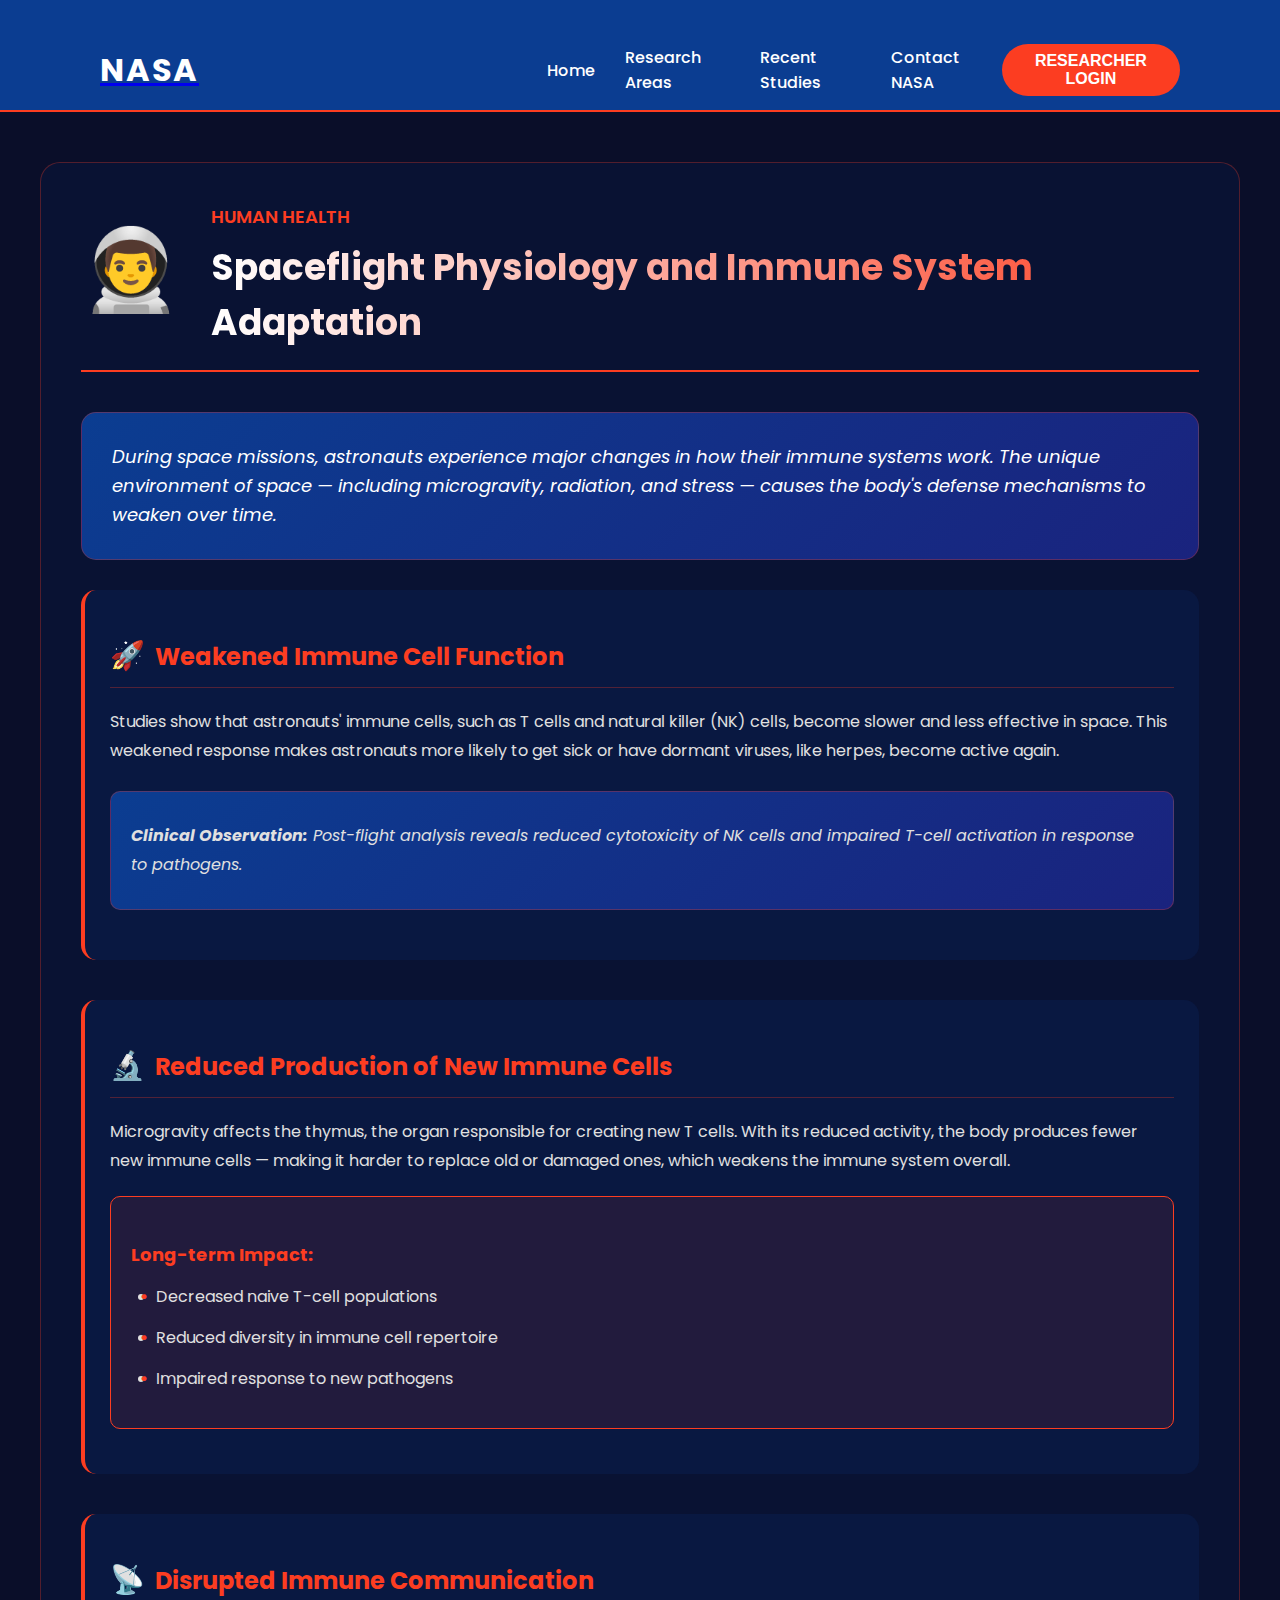
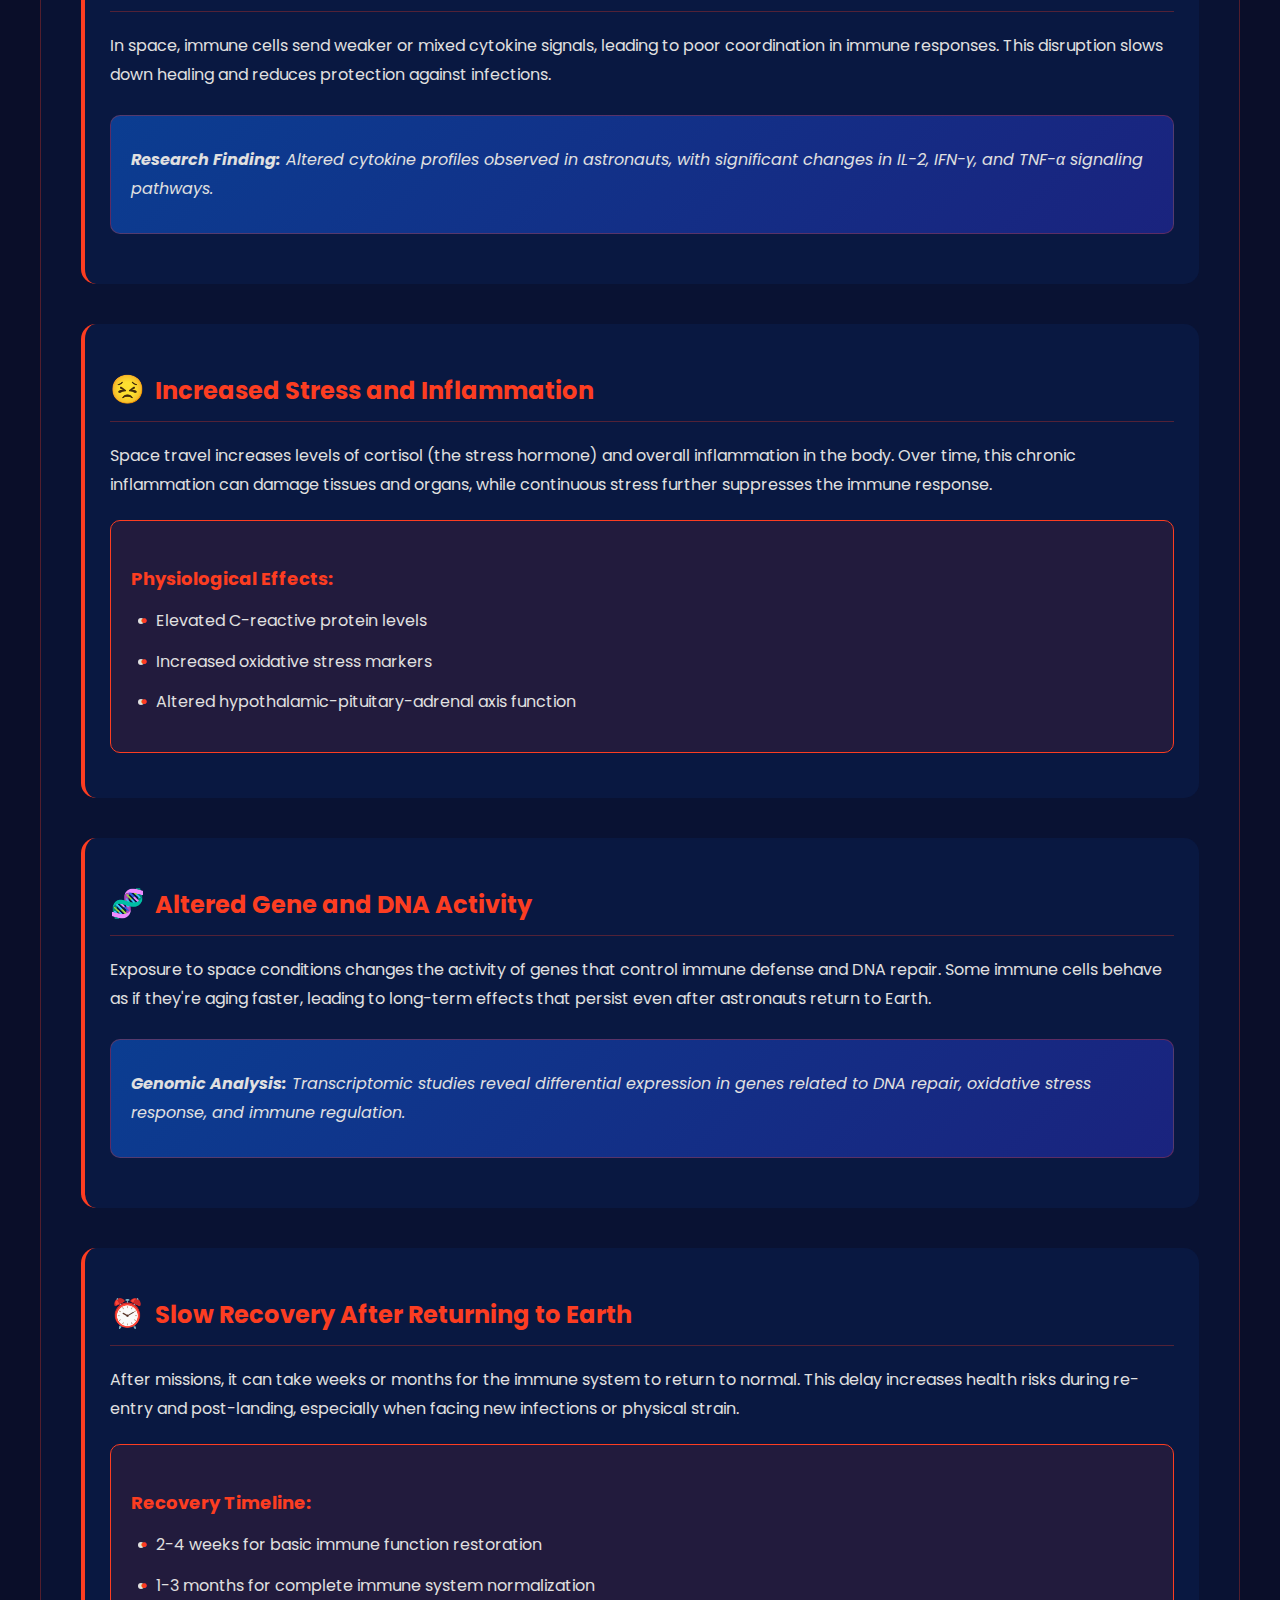
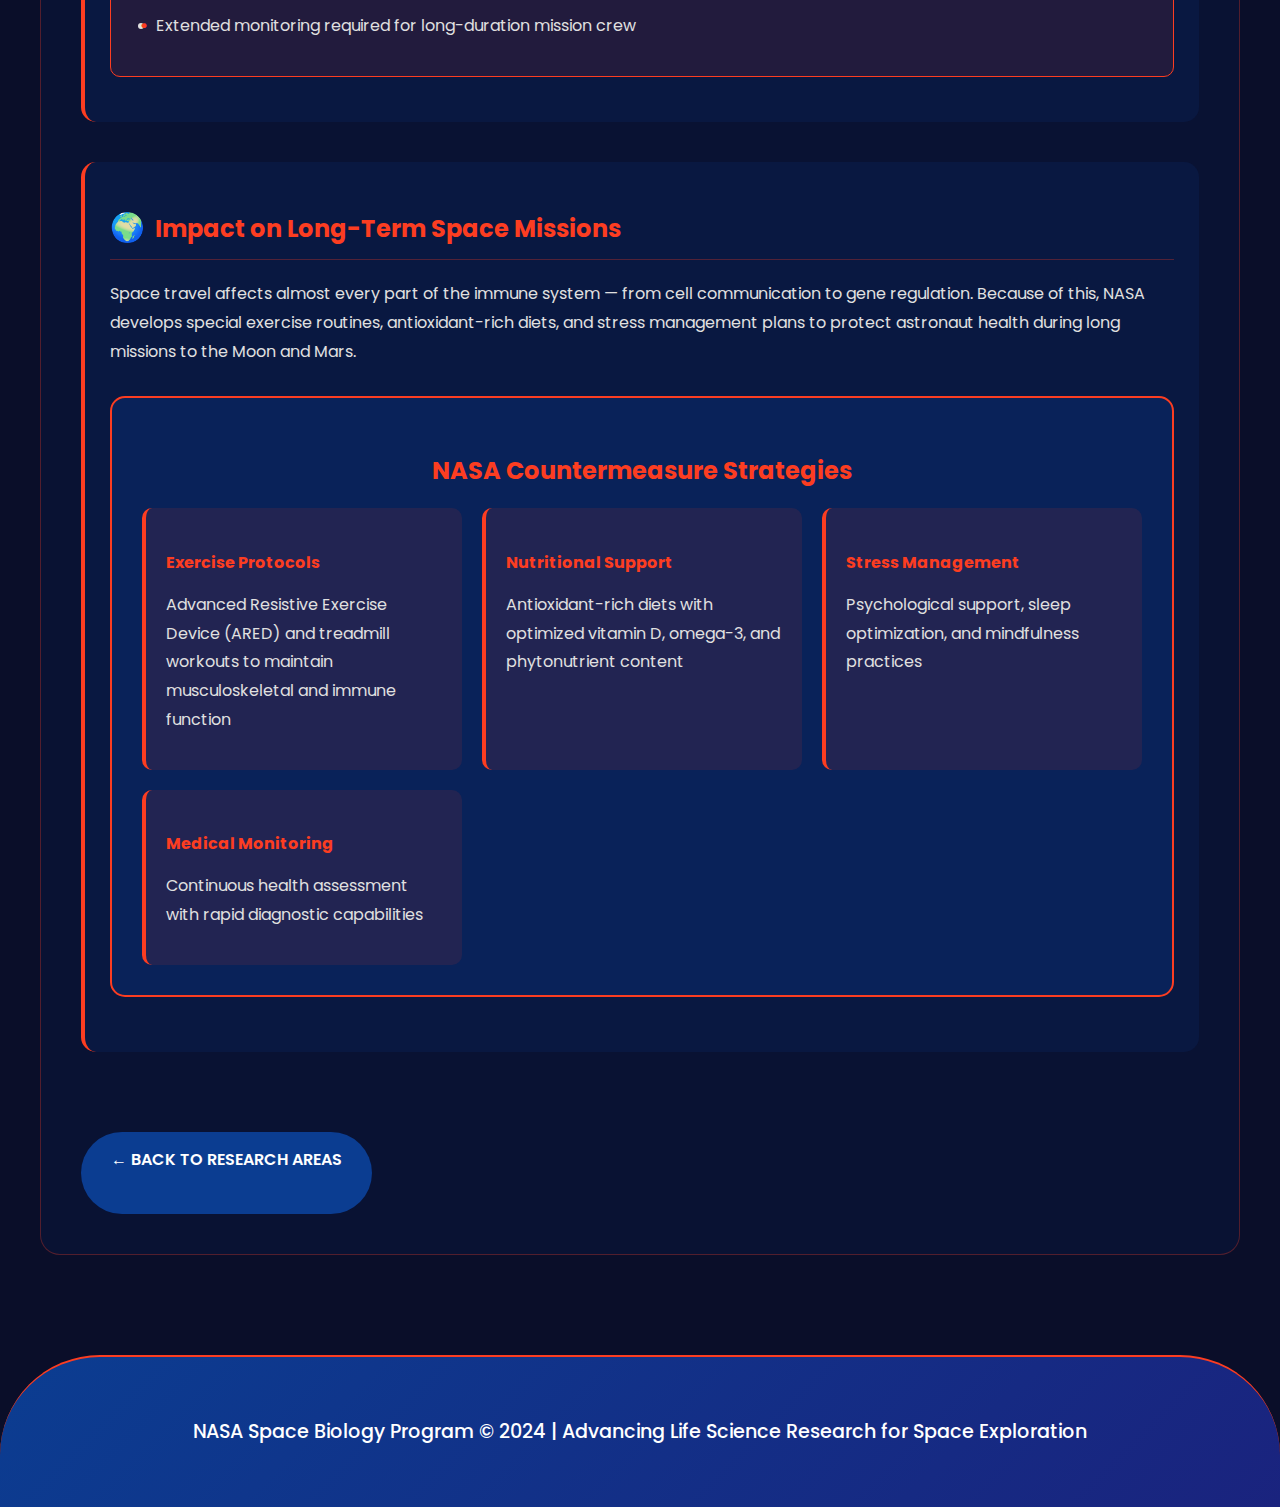
<file: space-physiology.html>
<!DOCTYPE html>
<html lang="en">
<head>
    <meta charset="UTF-8">
    <meta name="viewport" content="width=device-width, initial-scale=1.0">
    <link
      href="https://fonts.googleapis.com/css2?family=Poppins:wght@300;400;500;600;700&display=swap"
      rel="stylesheet"
    />
    <link rel="stylesheet" href="style.css">
    <title>Spaceflight Physiology and Immune System Adaptation - NASA Space Biology</title>
    <style>
        .researchDetailContainer {
            max-width: 1200px;
            margin: 50px auto;
            padding: 0 20px;
        }

        .researchDetail {
            background: rgba(11, 61, 145, 0.1);
            border-radius: 20px;
            padding: 40px;
            border: 1px solid rgba(252, 61, 33, 0.3);
        }

        .researchHeader {
            display: flex;
            align-items: center;
            margin-bottom: 40px;
            border-bottom: 2px solid #FC3D21;
            padding-bottom: 20px;
        }

        .research-icon.large {
            font-size: 80px;
            margin-right: 30px;
        }

        .researchTitle .category {
            color: #FC3D21;
            font-weight: 600;
            text-transform: uppercase;
            font-size: 18px;
        }

        .researchTitle h1 {
            margin: 10px 0 0 0;
            font-size: 36px;
            background: linear-gradient(90deg, #fff, #FC3D21);
            -webkit-background-clip: text;
            -webkit-text-fill-color: transparent;
        }

        .overview-box {
            background: linear-gradient(135deg, #0B3D91, #1a237e);
            border-radius: 15px;
            padding: 30px;
            margin: 30px 0;
            border: 1px solid rgba(252, 61, 33, 0.3);
            font-style: italic;
            font-size: 18px;
            line-height: 1.6;
        }

        .contentSection {
            margin-bottom: 40px;
            padding: 25px;
            background: rgba(11, 61, 145, 0.15);
            border-radius: 15px;
            border-left: 4px solid #FC3D21;
        }

        .contentSection h2 {
            color: #FC3D21;
            margin-bottom: 20px;
            font-size: 24px;
            border-bottom: 1px solid rgba(252, 61, 33, 0.3);
            padding-bottom: 10px;
            display: flex;
            align-items: center;
        }

        .contentSection h2 .emoji {
            margin-right: 10px;
            font-size: 28px;
        }

        .contentSection h3 {
            color: #fff;
            margin: 25px 0 15px 0;
            font-size: 20px;
        }

        .contentSection p {
            line-height: 1.8;
            color: #e0e0e0;
            font-size: 16px;
            margin-bottom: 15px;
        }

        .contentSection ul {
            color: #e0e0e0;
            line-height: 1.8;
            padding-left: 25px;
            margin: 15px 0;
        }

        .contentSection li {
            margin-bottom: 12px;
            position: relative;
        }

        .contentSection li:before {
            content: "•";
            color: #FC3D21;
            font-weight: bold;
            display: inline-block;
            width: 1em;
            margin-left: -1em;
        }

        .impact-box {
            background: rgba(252, 61, 33, 0.1);
            border: 1px solid #FC3D21;
            border-radius: 10px;
            padding: 20px;
            margin: 20px 0;
        }

        .impact-box h4 {
            color: #FC3D21;
            margin-bottom: 15px;
            font-size: 18px;
        }

        .data-highlight {
            background: linear-gradient(135deg, #0B3D91, #1a237e);
            border-radius: 10px;
            padding: 20px;
            margin: 25px 0;
            border: 1px solid rgba(252, 61, 33, 0.3);
        }

        .data-highlight p {
            margin: 10px 0;
            font-style: italic;
        }

        .mission-impact {
            background: rgba(11, 61, 145, 0.3);
            border-radius: 15px;
            padding: 30px;
            margin: 30px 0;
            border: 2px solid #FC3D21;
        }

        .mission-impact h3 {
            color: #FC3D21;
            text-align: center;
            margin-bottom: 20px;
            font-size: 24px;
        }

        .countermeasure-list {
            display: grid;
            grid-template-columns: repeat(auto-fit, minmax(300px, 1fr));
            gap: 20px;
            margin-top: 20px;
        }

        .countermeasure-item {
            background: rgba(252, 61, 33, 0.1);
            padding: 20px;
            border-radius: 10px;
            border-left: 4px solid #FC3D21;
        }

        .countermeasure-item h4 {
            color: #FC3D21;
            margin-bottom: 10px;
        }

        .back-btn {
            margin-top: 40px;
            background-color: #0B3D91;
            text-decoration: none;
            display: inline-block;
            padding: 15px 30px;
            border-radius: 50px;
            font-weight: 600;
            font-size: medium;
            text-transform: uppercase;
            transition: .3s;
        }

        .back-btn:hover {
            background-color: #1A56C7;
            transform: translateY(-2px);
        }

        @media (max-width: 768px) {
            .researchHeader {
                flex-direction: column;
                text-align: center;
            }
            
            .research-icon.large {
                margin-right: 0;
                margin-bottom: 20px;
            }
            
            .researchDetail {
                padding: 20px;
            }
            
            .contentSection {
                padding: 15px;
            }
            
            .countermeasure-list {
                grid-template-columns: 1fr;
            }
        }
    </style>
</head>
<body>

    <!-- HEADER -->
    <div class="headerContainer">
        <div class="header">
            <a href="index.html" class="logo">
                <div class="nasa-logo">NASA</div>
            </a>
            <div class="headerLinks">
                <a href="index.html">Home</a>
                <a href="index.html#research">Research Areas</a>
                <a href="index.html#studies">Recent Studies</a>
                <a href="contactUs.html">Contact NASA</a>
                <button class="btn">Researcher Login</button>
            </div>
        </div>
    </div>

    <!-- RESEARCH DETAIL PAGE -->
    <div class="researchDetailContainer">
        <div class="researchDetail">
            <div class="researchHeader">
                <div class="research-icon large">👨‍🚀</div>
                <div class="researchTitle">
                    <span class="category">Human Health</span>
                    <h1>Spaceflight Physiology and Immune System Adaptation</h1>
                </div>
            </div>

            <div class="researchContent">
                <!-- Overview -->
                <div class="overview-box">
                    During space missions, astronauts experience major changes in how their immune systems work. The unique environment of space — including microgravity, radiation, and stress — causes the body's defense mechanisms to weaken over time.
                </div>

                <!-- Section 1 -->
                <div class="contentSection">
                    <h2><span class="emoji">🚀</span> Weakened Immune Cell Function</h2>
                    <p>Studies show that astronauts' immune cells, such as T cells and natural killer (NK) cells, become slower and less effective in space. This weakened response makes astronauts more likely to get sick or have dormant viruses, like herpes, become active again.</p>
                    
                    <div class="data-highlight">
                        <p><strong>Clinical Observation:</strong> Post-flight analysis reveals reduced cytotoxicity of NK cells and impaired T-cell activation in response to pathogens.</p>
                    </div>
                </div>

                <!-- Section 2 -->
                <div class="contentSection">
                    <h2><span class="emoji">🔬</span> Reduced Production of New Immune Cells</h2>
                    <p>Microgravity affects the thymus, the organ responsible for creating new T cells. With its reduced activity, the body produces fewer new immune cells — making it harder to replace old or damaged ones, which weakens the immune system overall.</p>
                    
                    <div class="impact-box">
                        <h4>Long-term Impact:</h4>
                        <ul>
                            <li>Decreased naive T-cell populations</li>
                            <li>Reduced diversity in immune cell repertoire</li>
                            <li>Impaired response to new pathogens</li>
                        </ul>
                    </div>
                </div>

                <!-- Section 3 -->
                <div class="contentSection">
                    <h2><span class="emoji">📡</span> Disrupted Immune Communication</h2>
                    <p>In space, immune cells send weaker or mixed cytokine signals, leading to poor coordination in immune responses. This disruption slows down healing and reduces protection against infections.</p>
                    
                    <div class="data-highlight">
                        <p><strong>Research Finding:</strong> Altered cytokine profiles observed in astronauts, with significant changes in IL-2, IFN-γ, and TNF-α signaling pathways.</p>
                    </div>
                </div>

                <!-- Section 4 -->
                <div class="contentSection">
                    <h2><span class="emoji">😣</span> Increased Stress and Inflammation</h2>
                    <p>Space travel increases levels of cortisol (the stress hormone) and overall inflammation in the body. Over time, this chronic inflammation can damage tissues and organs, while continuous stress further suppresses the immune response.</p>
                    
                    <div class="impact-box">
                        <h4>Physiological Effects:</h4>
                        <ul>
                            <li>Elevated C-reactive protein levels</li>
                            <li>Increased oxidative stress markers</li>
                            <li>Altered hypothalamic-pituitary-adrenal axis function</li>
                        </ul>
                    </div>
                </div>

                <!-- Section 5 -->
                <div class="contentSection">
                    <h2><span class="emoji">🧬</span> Altered Gene and DNA Activity</h2>
                    <p>Exposure to space conditions changes the activity of genes that control immune defense and DNA repair. Some immune cells behave as if they're aging faster, leading to long-term effects that persist even after astronauts return to Earth.</p>
                    
                    <div class="data-highlight">
                        <p><strong>Genomic Analysis:</strong> Transcriptomic studies reveal differential expression in genes related to DNA repair, oxidative stress response, and immune regulation.</p>
                    </div>
                </div>

                <!-- Section 6 -->
                <div class="contentSection">
                    <h2><span class="emoji">⏰</span> Slow Recovery After Returning to Earth</h2>
                    <p>After missions, it can take weeks or months for the immune system to return to normal. This delay increases health risks during re-entry and post-landing, especially when facing new infections or physical strain.</p>
                    
                    <div class="impact-box">
                        <h4>Recovery Timeline:</h4>
                        <ul>
                            <li>2-4 weeks for basic immune function restoration</li>
                            <li>1-3 months for complete immune system normalization</li>
                            <li>Extended monitoring required for long-duration mission crew</li>
                        </ul>
                    </div>
                </div>

                <!-- Section 7 -->
                <div class="contentSection">
                    <h2><span class="emoji">🌍</span> Impact on Long-Term Space Missions</h2>
                    <p>Space travel affects almost every part of the immune system — from cell communication to gene regulation. Because of this, NASA develops special exercise routines, antioxidant-rich diets, and stress management plans to protect astronaut health during long missions to the Moon and Mars.</p>
                    
                    <div class="mission-impact">
                        <h3>NASA Countermeasure Strategies</h3>
                        <div class="countermeasure-list">
                            <div class="countermeasure-item">
                                <h4>Exercise Protocols</h4>
                                <p>Advanced Resistive Exercise Device (ARED) and treadmill workouts to maintain musculoskeletal and immune function</p>
                            </div>
                            <div class="countermeasure-item">
                                <h4>Nutritional Support</h4>
                                <p>Antioxidant-rich diets with optimized vitamin D, omega-3, and phytonutrient content</p>
                            </div>
                            <div class="countermeasure-item">
                                <h4>Stress Management</h4>
                                <p>Psychological support, sleep optimization, and mindfulness practices</p>
                            </div>
                            <div class="countermeasure-item">
                                <h4>Medical Monitoring</h4>
                                <p>Continuous health assessment with rapid diagnostic capabilities</p>
                            </div>
                        </div>
                    </div>
                </div>

                <a href="index.html#research" class="btn back-btn">← Back to Research Areas</a>
            </div>
        </div>
    </div>

    <!-- FOOTER  -->
    <div class="footerContainer">
        <div class="footer">
            NASA Space Biology Program &copy; 2024 | Advancing Life Science Research for Space Exploration
        </div>
    </div>
</body>
</html>
</file>
<file: style.css>
body {
    padding: 0;
    margin: 0;
    box-sizing: border-box;
    font-family: 'Poppins', sans-serif;
    background-color: #0a0e29;
    color: #fff;
}

/* HEADER */
.headerContainer {
    background-color: #0B3D91;
    border-bottom: 2px solid #FC3D21;
}
.header {
    height: 80px;
    background-color: #0B3D91;
    color: #fff;
    display: flex;
    justify-content: space-between;
    align-items: center;
    padding: 30px 100px 0 100px;
    max-width: 1300px;
    margin: auto;
}

.headerLinks {
    width: 60%;
}

.headerLinks{
    display: flex;
    justify-content: space-between;
    align-items: center;
    list-style: none;
}

.headerLinks a {
    text-decoration: none;
    color: #fff;
    padding: 10px 15px;
    border-radius: 50px;
    transition: .3s;
    font-weight: 500;
}

.headerLinks a:hover {
    background-color: #1A56C7;
}

.nasa-logo {
    font-size: 32px;
    font-weight: 700;
    color: #fff;
    text-transform: uppercase;
    letter-spacing: 2px;
}
/* END HEADER */

/* LANDING PAGE */
.landingPageContainer {
    background: linear-gradient(135deg, #0B3D91 0%, #1a237e 100%);
    border-radius: 0 0 100px 100px;
    position: relative;
    overflow: hidden;
}
.landingPageContainer::before {
    content: "";
    position: absolute;
    top: 0;
    left: 0;
    right: 0;
    bottom: 0;
    background: url('data:image/svg+xml,<svg xmlns="http://www.w3.org/2000/svg" viewBox="0 0 100 100"><circle cx="20" cy="30" r="1" fill="white" opacity="0.7"/><circle cx="70" cy="20" r="0.8" fill="white" opacity="0.5"/><circle cx="40" cy="70" r="1.2" fill="white" opacity="0.8"/><circle cx="85" cy="60" r="0.9" fill="white" opacity="0.6"/><circle cx="10" cy="50" r="1.1" fill="white" opacity="0.9"/></svg>') repeat;
}
.landingPage {
    display: flex;
    background-color: transparent;
    color: #fff;
    padding: 100px 0;
    max-width: 1300px;
    margin: auto;
    position: relative;
    z-index: 1;
}

.landingPage .slogan {
    text-transform: uppercase;
    font-weight: 700;
    font-size: 48px;
    margin-bottom: 20px;
    background: linear-gradient(90deg, #fff, #FC3D21);
    -webkit-background-clip: text;
    -webkit-text-fill-color: transparent;
}

.landingPage .welcome {
    font-size: x-large;
    height: 10px;
    color: #FC3D21;
    font-weight: 600;
}

.landingPage .description {
    color: #e0e0e0;
    width: 80%;
    font-weight: 400;
    line-height: 1.6;
    font-size: 18px;
}

.searchBar {
    position: relative;
    margin-top: 50px;
}

.searchBar input {
    border-radius: 50px;
    border: 2px solid #FC3D21;
    outline: none;
    width: 40%;
    height: 50px;
    font-size: large;
    padding-left: 20px;
    background: rgba(255,255,255,0.1);
    color: white;
}

.searchBar input::placeholder {
    font-size:medium;
    color: #ccc;
}

.btn {
    border-radius: 50px;
    height: 52px;
    border: none;
    font-weight:600;
    font-size: medium;
    padding: 0 20px;
    background-color: #FC3D21;
    color: #fff;
    text-transform: uppercase;
    transition: .3s;
    cursor: pointer;
}

.btn:hover {
    background-color: #D1321A;
    transform: translateY(-2px);
    box-shadow: 0 4px 8px rgba(252, 61, 33, 0.3);
}

.searchBar .searchBtn {
    position: absolute;
    left: 300px;
}

.leftSide {
    padding-top: 30px;
    flex: 8;
}

.imageContainer {
    flex: 4;
    display: flex;
    justify-content: center;
    align-items: center;
}

.space-image {
    font-size: 200px;
    animation: float 6s ease-in-out infinite;
}

@keyframes float {
    0% { transform: translateY(0px); }
    50% { transform: translateY(-20px); }
    100% { transform: translateY(0px); }
}

/* END LANDING PAGE */

/* RESEARCH AREAS */
.trendingContainer {
    margin: auto;
    max-width: 1300px;
    margin-top: 100px;
}

.trendingHeader, .mostHeader {
    display: flex;
    justify-content: space-between;
    align-items: center;
    padding-bottom: 40px;
}

.trendingHeader h1, .mostHeader h1, .resourcesHeader h1 {
    margin-top: 0;
    font-size: 36px;
}

.trendingContainer span, .mostContainer span, .resourcesHeader span {
    text-transform: uppercase;
    color: #FC3D21;
    font-weight: 600;
    letter-spacing: 1px;
}

.trendingCard, .mostCards, .resourcesGrid {
    display: flex;
    justify-content: space-between;
    flex-wrap: wrap;
    gap: 20px;
}

.trendingCard .card {
    position: relative;
    background: rgba(11, 61, 145, 0.2);
    border-radius: 20px;
    padding: 20px;
    width: calc(33.333% - 20px);
    margin-bottom: 20px;
    border: 1px solid rgba(252, 61, 33, 0.3);
    transition: all 0.3s ease;
    min-height: 180px;
    display: flex;
    flex-direction: column;
    justify-content: space-between;
}

/* CLICKABLE CARDS */
.card-link {
    text-decoration: none;
    color: inherit;
    display: block;
    width: calc(33.333% - 20px);
    margin-bottom: 20px;
}

.card-link:hover .card {
    transform: translateY(-10px);
    box-shadow: 0 15px 30px rgba(252, 61, 33, 0.3);
    border-color: #FC3D21;
    cursor: pointer;
}

.trendingCard .card:hover {
    transform: none;
    box-shadow: none;
    border-color: rgba(252, 61, 33, 0.3);
}

.research-icon {
    font-size: 60px;
    text-align: center;
    margin-bottom: 15px;
}

.trendingCard .card .cardInfo {
    position: relative;
    width: 100%;
    background-color: transparent;
    border-radius: 0;
    padding-top: 0;
    display: flex;
    justify-content: space-between;
    align-items: flex-start;
}

.trendingCard .card .cardName {
    padding: 0;
    flex: 1;
}

.trendingCard .cardName h3 {
    margin-top: 10px;
    margin-bottom: 5px;
    font-size: 16px;
    line-height: 1.3;
}

.trendingCard .cardName p {
    color: #FC3D21;
    margin-bottom: 0;
    font-weight: 500;
    font-size: 14px;
}

.science-icon {
    font-size: 30px;
}

.trendingCard .cardInfo .icon {
    margin-right: 0;
    margin-top: 5px;
}

/* END RESEARCH AREAS */

/* RECENT STUDIES */
.mostContainer {
    background: linear-gradient(135deg, #0a0e29 0%, #1a237e 100%);
    margin-top: 100px;
    padding: 50px;
    border-radius: 100px;
    border: 1px solid rgba(252, 61, 33, 0.2);
}

.mostContainer .mostPlayed {
    max-width: 1300px;
    margin: auto;
}

.mostCards .card {
    background: rgba(11, 61, 145, 0.2);
    border-radius: 20px;
    overflow: hidden;
    width: calc(33.333% - 20px);
    margin-bottom: 30px;
    border: 1px solid rgba(252, 61, 33, 0.3);
    transition: all 0.3s ease;
}

.mostCards .card:hover {
    transform: translateY(-5px);
    box-shadow: 0 5px 15px rgba(252, 61, 33, 0.2);
}

.study-image {
    font-size: 80px;
    text-align: center;
    padding: 20px;
    background: rgba(11, 61, 145, 0.3);
}

.mostCards .cardInfo {
    display: flex;
    flex-direction: column;
    align-items: center;
    padding: 20px;
}

.mostCards .cardInfo .genre {
    margin-bottom: 5px;
    color: #FC3D21;
    font-weight: 500;
}

.mostCards .cardInfo .cardName {
    text-align: center;
    margin-bottom: 15px;
    font-size: 16px;
    line-height: 1.3;
}

/* END RECENT STUDIES */

/* NASA RESOURCES */
.resourcesContainer {
    margin: auto;
    max-width: 1300px;
    margin-top: 100px;
    padding: 0 20px;
}

.resourcesHeader {
    text-align: center;
    margin-bottom: 50px;
}

.resourcesHeader h1 {
    margin-bottom: 20px;
}

.resourcesDescription {
    color: #e0e0e0;
    font-size: 18px;
    max-width: 800px;
    margin: 0 auto;
    line-height: 1.6;
}

.resourcesGrid {
    display: grid;
    grid-template-columns: repeat(auto-fit, minmax(300px, 1fr));
    gap: 30px;
    margin-top: 40px;
}

.resourceCard {
    background: rgba(11, 61, 145, 0.2);
    border-radius: 20px;
    padding: 30px;
    border: 1px solid rgba(252, 61, 33, 0.3);
    transition: all 0.3s ease;
    display: flex;
    flex-direction: column;
    height: 100%;
}

.resourceCard:hover {
    transform: translateY(-10px);
    box-shadow: 0 15px 30px rgba(252, 61, 33, 0.2);
    border-color: #FC3D21;
}

.resource-icon {
    font-size: 60px;
    text-align: center;
    margin-bottom: 20px;
}

.resourceCard h3 {
    color: #fff;
    font-size: 22px;
    margin-bottom: 15px;
    text-align: center;
}

.resourceCard p {
    color: #e0e0e0;
    line-height: 1.6;
    margin-bottom: 25px;
    flex-grow: 1;
}

.resourceLinks {
    display: flex;
    gap: 10px;
    justify-content: center;
    flex-wrap: wrap;
}

.resource-link {
    display: inline-block;
    background-color: #FC3D21;
    color: white;
    padding: 10px 20px;
    border-radius: 25px;
    text-decoration: none;
    font-size: 14px;
    font-weight: 500;
    transition: all 0.3s ease;
}

.resource-link:hover {
    background-color: #D1321A;
    transform: translateY(-2px);
}

/* END NASA RESOURCES */

/* FOOTER */
.footerContainer {
    background: linear-gradient(135deg, #0B3D91 0%, #1a237e 100%);
    height: 150px;
    border-radius: 100px 100px 0 0;
    margin-top: 100px;
    display: flex;
    align-items: center;
    border-top: 2px solid #FC3D21;
}

.footer {
    max-width: 1300px;
    margin: auto;
    text-align: center;
    color: #fff;
    font-weight: 500;
    font-size: larger;
}

/* END FOOTER */

/* FORM */
.formContainer {
    display: flex;
    padding: 40px;
    margin: auto;
    justify-content: center;
    max-width: 1300px;
    min-height: 70vh;
}

.formContainer form {
    background: rgba(11, 61, 145, 0.2);
    display: flex;
    justify-content: space-around;
    flex-direction: column;
    width: 400px;
    max-width: 400px;
    padding: 30px;
    border-radius: 20px;
    height: 450px;
    border: 1px solid rgba(252, 61, 33, 0.3);
}

.formContainer form input, textarea {
    outline: none;
    border: 2px solid #FC3D21;
    padding-left: 20px;
    font-size: large;
    background: rgba(255,255,255,0.1);
    color: white;
}

.formContainer input {
    height: 50px;
    border-radius: 50px;
}

.formContainer textarea {
    border-radius: 20px;
    padding-top: 10px;
    resize: none;
}

.formContainer input::placeholder, .formContainer textarea::placeholder {
    color: #ccc;
}
/* END FORM */

/* RESPONSIVE DESIGN */
@media (max-width: 1200px) {
    .header, .landingPage, .trendingContainer, .mostContainer .mostPlayed, .resourcesContainer, .footer {
        padding-left: 50px;
        padding-right: 50px;
    }
    
    .trendingCard .card, .mostCards .card, .card-link {
        width: calc(50% - 20px);
    }
    
    .resourcesGrid {
        grid-template-columns: repeat(2, 1fr);
    }
}

@media (max-width: 768px) {
    .header, .landingPage, .trendingContainer, .mostContainer .mostPlayed, .resourcesContainer, .footer {
        padding-left: 20px;
        padding-right: 20px;
    }
    
    .landingPage {
        flex-direction: column;
    }
    
    .trendingCard .card, .mostCards .card, .card-link {
        width: 100%;
    }
    
    .resourcesGrid {
        grid-template-columns: 1fr;
    }
    
    .headerLinks {
        display: none;
    }
    
    .searchBar input {
        width: 70%;
    }
    
    .searchBar .searchBtn {
        position: relative;
        left: 0;
        margin-top: 10px;
    }
    
    .trendingCard .cardName h3 {
        font-size: 14px;
    }
    
    .resourceLinks {
        flex-direction: column;
        align-items: center;
    }
    
    .resource-link {
        width: 100%;
        text-align: center;
    }
}
</file>
